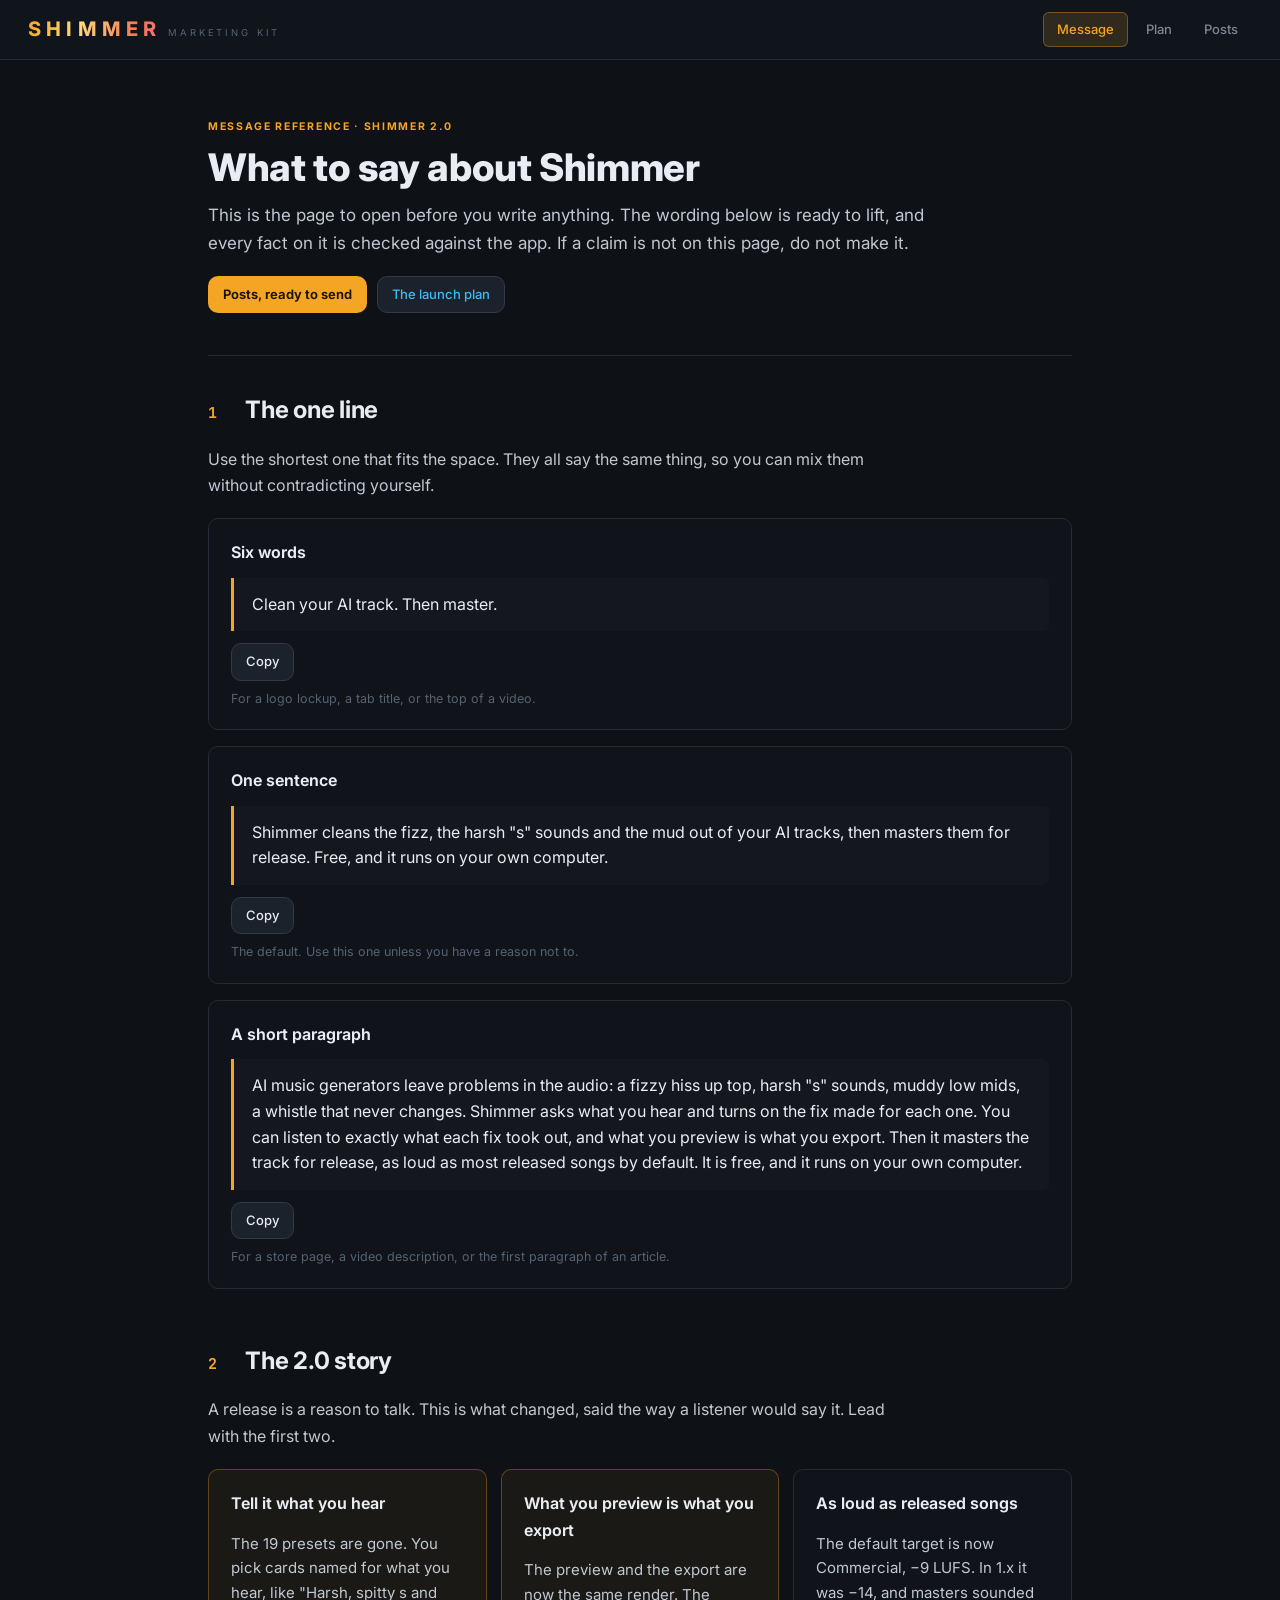
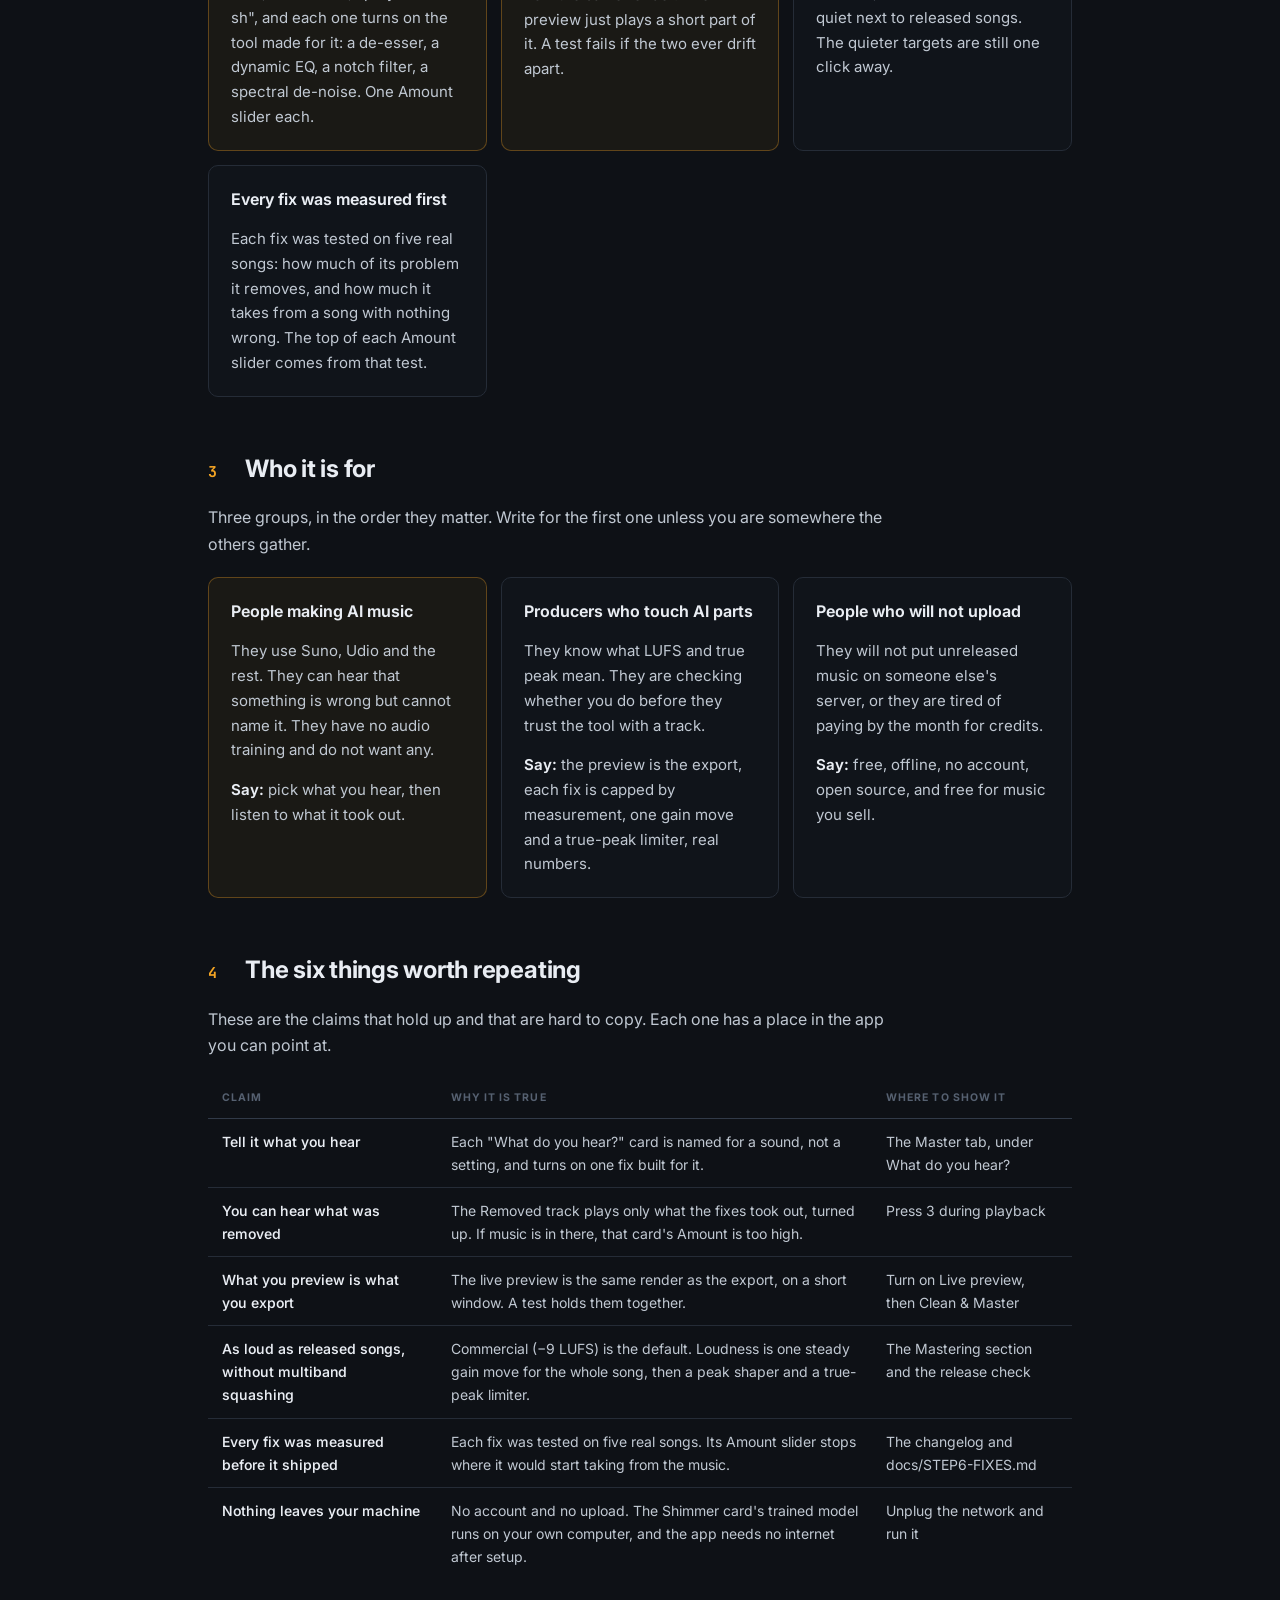
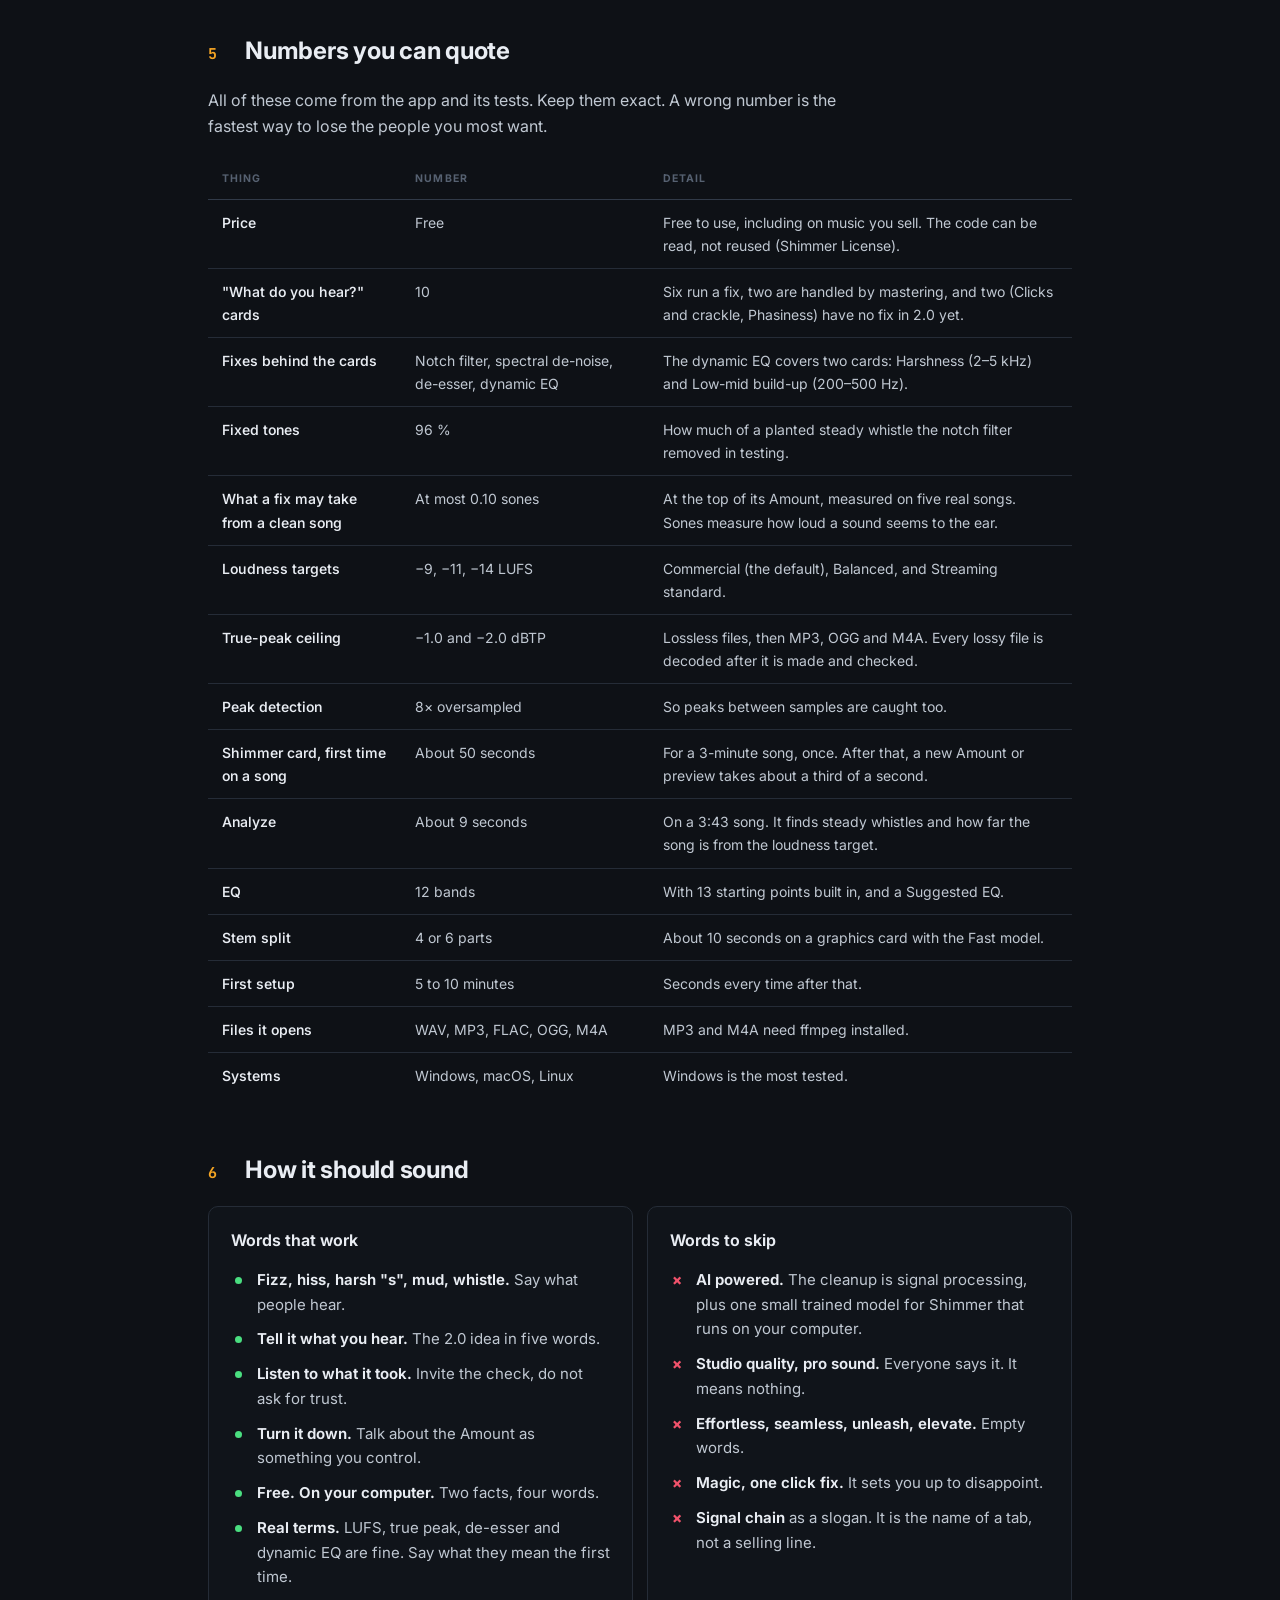
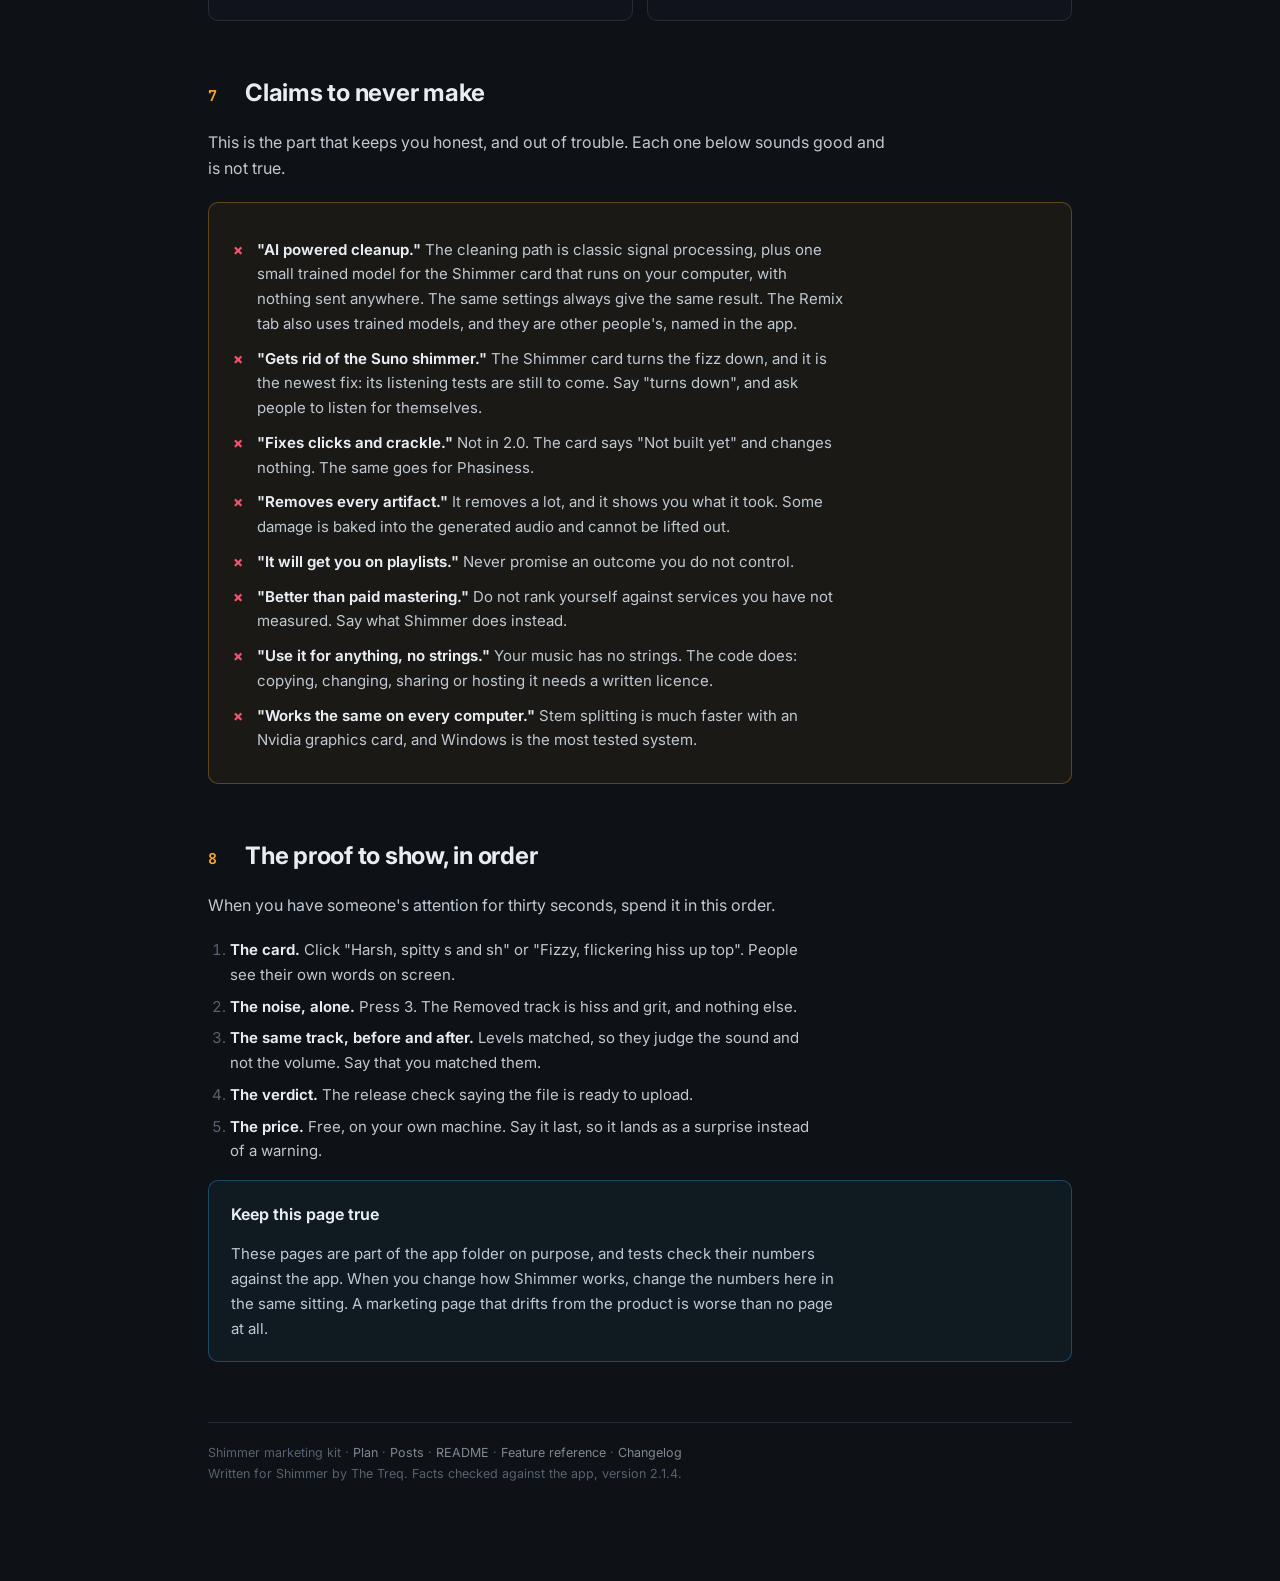
<file: static/marketing/index.html>
<!DOCTYPE html>
<html lang="en">
<head>
<meta charset="UTF-8">
<meta name="viewport" content="width=device-width, initial-scale=1.0">
<title>Shimmer message reference</title>
<link rel="preconnect" href="https://fonts.googleapis.com">
<link rel="preconnect" href="https://fonts.gstatic.com" crossorigin>
<link rel="stylesheet"
    href="https://fonts.googleapis.com/css2?family=Audiowide&family=Inter:wght@300;400;500;600;700;800&family=JetBrains+Mono:wght@400;500&display=swap">
<link rel="stylesheet" href="../css/tokens.css">
<link rel="stylesheet" href="marketing.css">
</head>
<body>

<header class="mk-bar">
    <a class="mk-brand" href="index.html">
        <span class="aurora-wm">Shimmer</span>
        <small>marketing kit</small>
    </a>
    <nav class="mk-nav">
        <a href="index.html" class="here">Message</a>
        <a href="plan.html">Plan</a>
        <a href="posts.html">Posts</a>
    </nav>
</header>

<main class="mk-page">

<div class="mk-hero">
    <div class="mk-kicker">Message reference · Shimmer 2.0</div>
    <h1>What to say about Shimmer</h1>
    <p>This is the page to open before you write anything. The wording below is
       ready to lift, and every fact on it is checked against the app. If a claim
       is not on this page, do not make it.</p>
    <div class="mk-actions">
        <a class="mk-btn primary" href="posts.html">Posts, ready to send</a>
        <a class="mk-btn" href="plan.html">The launch plan</a>
    </div>
</div>

<h2><span class="mk-num">1</span>The one line</h2>
<p class="mk-lede">Use the shortest one that fits the space. They all say the same
   thing, so you can mix them without contradicting yourself.</p>

<div class="mk-card">
    <h3>Six words</h3>
    <div class="mk-copy-block" id="line-6">Clean your AI track. Then master.</div>
    <button type="button" class="mk-btn" data-copy-target="line-6">Copy</button>
    <p class="mk-source">For a logo lockup, a tab title, or the top of a video.</p>
</div>

<div class="mk-card">
    <h3>One sentence</h3>
    <div class="mk-copy-block" id="line-1">Shimmer cleans the fizz, the harsh "s" sounds and the mud out of your AI tracks, then masters them for release. Free, and it runs on your own computer.</div>
    <button type="button" class="mk-btn" data-copy-target="line-1">Copy</button>
    <p class="mk-source">The default. Use this one unless you have a reason not to.</p>
</div>

<div class="mk-card">
    <h3>A short paragraph</h3>
    <div class="mk-copy-block" id="line-2">AI music generators leave problems in the audio: a fizzy hiss up top, harsh "s" sounds, muddy low mids, a whistle that never changes. Shimmer asks what you hear and turns on the fix made for each one. You can listen to exactly what each fix took out, and what you preview is what you export. Then it masters the track for release, as loud as most released songs by default. It is free, and it runs on your own computer.</div>
    <button type="button" class="mk-btn" data-copy-target="line-2">Copy</button>
    <p class="mk-source">For a store page, a video description, or the first
       paragraph of an article.</p>
</div>

<h2><span class="mk-num">2</span>The 2.0 story</h2>
<p class="mk-lede">A release is a reason to talk. This is what changed, said the way
   a listener would say it. Lead with the first two.</p>

<div class="mk-grid">
    <div class="mk-card accent">
        <h3>Tell it what you hear</h3>
        <p style="margin-bottom:0">The 19 presets are gone. You pick cards named for
           what you hear, like "Harsh, spitty s and sh", and each one turns on the
           tool made for it: a de-esser, a dynamic EQ, a notch filter, a spectral
           de-noise. One Amount slider each.</p>
    </div>
    <div class="mk-card accent">
        <h3>What you preview is what you export</h3>
        <p style="margin-bottom:0">The preview and the export are now the same
           render. The preview just plays a short part of it. A test fails if the
           two ever drift apart.</p>
    </div>
    <div class="mk-card">
        <h3>As loud as released songs</h3>
        <p style="margin-bottom:0">The default target is now Commercial, −9 LUFS.
           In 1.x it was −14, and masters sounded quiet next to released songs.
           The quieter targets are still one click away.</p>
    </div>
    <div class="mk-card">
        <h3>Every fix was measured first</h3>
        <p style="margin-bottom:0">Each fix was tested on five real songs: how much
           of its problem it removes, and how much it takes from a song with
           nothing wrong. The top of each Amount slider comes from that test.</p>
    </div>
</div>

<h2><span class="mk-num">3</span>Who it is for</h2>
<p class="mk-lede">Three groups, in the order they matter. Write for the first one
   unless you are somewhere the others gather.</p>

<div class="mk-grid">
    <div class="mk-card accent">
        <h3>People making AI music</h3>
        <p>They use Suno, Udio and the rest. They can hear that something is wrong
           but cannot name it. They have no audio training and do not want any.</p>
        <p style="margin-bottom:0"><b>Say:</b> pick what you hear, then listen to
           what it took out.</p>
    </div>
    <div class="mk-card">
        <h3>Producers who touch AI parts</h3>
        <p>They know what LUFS and true peak mean. They are checking whether you do
           before they trust the tool with a track.</p>
        <p style="margin-bottom:0"><b>Say:</b> the preview is the export, each fix
           is capped by measurement, one gain move and a true-peak limiter, real
           numbers.</p>
    </div>
    <div class="mk-card">
        <h3>People who will not upload</h3>
        <p>They will not put unreleased music on someone else's server, or they are
           tired of paying by the month for credits.</p>
        <p style="margin-bottom:0"><b>Say:</b> free, offline, no account, open
           source, and free for music you sell.</p>
    </div>
</div>

<h2><span class="mk-num">4</span>The six things worth repeating</h2>
<p class="mk-lede">These are the claims that hold up and that are hard to copy. Each
   one has a place in the app you can point at.</p>

<div class="mk-table-wrap">
<table>
    <thead>
        <tr><th>Claim</th><th>Why it is true</th><th>Where to show it</th></tr>
    </thead>
    <tbody>
        <tr>
            <td>Tell it what you hear</td>
            <td>Each "What do you hear?" card is named for a sound, not a setting,
                and turns on one fix built for it.</td>
            <td>The Master tab, under What do you hear?</td>
        </tr>
        <tr>
            <td>You can hear what was removed</td>
            <td>The Removed track plays only what the fixes took out, turned up. If
                music is in there, that card's Amount is too high.</td>
            <td>Press 3 during playback</td>
        </tr>
        <tr>
            <td>What you preview is what you export</td>
            <td>The live preview is the same render as the export, on a short
                window. A test holds them together.</td>
            <td>Turn on Live preview, then Clean &amp; Master</td>
        </tr>
        <tr>
            <td>As loud as released songs, without multiband squashing</td>
            <td>Commercial (−9 LUFS) is the default. Loudness is one steady gain move
                for the whole song, then a peak shaper and a true-peak limiter.</td>
            <td>The Mastering section and the release check</td>
        </tr>
        <tr>
            <td>Every fix was measured before it shipped</td>
            <td>Each fix was tested on five real songs. Its Amount slider stops
                where it would start taking from the music.</td>
            <td>The changelog and docs/STEP6-FIXES.md</td>
        </tr>
        <tr>
            <td>Nothing leaves your machine</td>
            <td>No account and no upload. The Shimmer card's trained model runs on
                your own computer, and the app needs no internet after setup.</td>
            <td>Unplug the network and run it</td>
        </tr>
    </tbody>
</table>
</div>

<h2><span class="mk-num">5</span>Numbers you can quote</h2>
<p class="mk-lede">All of these come from the app and its tests. Keep them exact.
   A wrong number is the fastest way to lose the people you most want.</p>

<div class="mk-table-wrap">
<table>
    <thead>
        <tr><th>Thing</th><th>Number</th><th>Detail</th></tr>
    </thead>
    <tbody>
        <tr><td>Price</td><td>Free</td><td>Free to use, including on music you sell. The code can be read, not reused (Shimmer License).</td></tr>
        <tr><td>"What do you hear?" cards</td><td>10</td><td>Six run a fix, two are handled by mastering, and two (Clicks and crackle, Phasiness) have no fix in 2.0 yet.</td></tr>
        <tr><td>Fixes behind the cards</td><td>Notch filter, spectral de-noise, de-esser, dynamic EQ</td><td>The dynamic EQ covers two cards: Harshness (2–5 kHz) and Low-mid build-up (200–500 Hz).</td></tr>
        <tr><td>Fixed tones</td><td>96 %</td><td>How much of a planted steady whistle the notch filter removed in testing.</td></tr>
        <tr><td>What a fix may take from a clean song</td><td>At most 0.10 sones</td><td>At the top of its Amount, measured on five real songs. Sones measure how loud a sound seems to the ear.</td></tr>
        <tr><td>Loudness targets</td><td>−9, −11, −14 LUFS</td><td>Commercial (the default), Balanced, and Streaming standard.</td></tr>
        <tr><td>True-peak ceiling</td><td>−1.0 and −2.0 dBTP</td><td>Lossless files, then MP3, OGG and M4A. Every lossy file is decoded after it is made and checked.</td></tr>
        <tr><td>Peak detection</td><td>8× oversampled</td><td>So peaks between samples are caught too.</td></tr>
        <tr><td>Shimmer card, first time on a song</td><td>About 50 seconds</td><td>For a 3-minute song, once. After that, a new Amount or preview takes about a third of a second.</td></tr>
        <tr><td>Analyze</td><td>About 9 seconds</td><td>On a 3:43 song. It finds steady whistles and how far the song is from the loudness target.</td></tr>
        <tr><td>EQ</td><td>12 bands</td><td>With 13 starting points built in, and a Suggested EQ.</td></tr>
        <tr><td>Stem split</td><td>4 or 6 parts</td><td>About 10 seconds on a graphics card with the Fast model.</td></tr>
        <tr><td>First setup</td><td>5 to 10 minutes</td><td>Seconds every time after that.</td></tr>
        <tr><td>Files it opens</td><td>WAV, MP3, FLAC, OGG, M4A</td><td>MP3 and M4A need ffmpeg installed.</td></tr>
        <tr><td>Systems</td><td>Windows, macOS, Linux</td><td>Windows is the most tested.</td></tr>
    </tbody>
</table>
</div>

<h2><span class="mk-num">6</span>How it should sound</h2>

<div class="mk-grid">
    <div class="mk-card">
        <h3>Words that work</h3>
        <ul class="mk-plain mk-yes">
            <li><b>Fizz, hiss, harsh "s", mud, whistle.</b> Say what people hear.</li>
            <li><b>Tell it what you hear.</b> The 2.0 idea in five words.</li>
            <li><b>Listen to what it took.</b> Invite the check, do not ask for trust.</li>
            <li><b>Turn it down.</b> Talk about the Amount as something you control.</li>
            <li><b>Free. On your computer.</b> Two facts, four words.</li>
            <li><b>Real terms.</b> LUFS, true peak, de-esser and dynamic EQ are fine.
                Say what they mean the first time.</li>
        </ul>
    </div>
    <div class="mk-card">
        <h3>Words to skip</h3>
        <ul class="mk-plain mk-no">
            <li><b>AI powered.</b> The cleanup is signal processing, plus one small
                trained model for Shimmer that runs on your computer.</li>
            <li><b>Studio quality, pro sound.</b> Everyone says it. It means nothing.</li>
            <li><b>Effortless, seamless, unleash, elevate.</b> Empty words.</li>
            <li><b>Magic, one click fix.</b> It sets you up to disappoint.</li>
            <li><b>Signal chain</b> as a slogan. It is the name of a tab, not a
                selling line.</li>
        </ul>
    </div>
</div>

<h2><span class="mk-num">7</span>Claims to never make</h2>
<p class="mk-lede">This is the part that keeps you honest, and out of trouble. Each
   one below sounds good and is not true.</p>

<div class="mk-card accent">
    <ul class="mk-plain mk-no">
        <li><b>"AI powered cleanup."</b> The cleaning path is classic signal
            processing, plus one small trained model for the Shimmer card that
            runs on your computer, with nothing sent anywhere. The same settings
            always give the same result. The Remix tab also uses trained models,
            and they are other people's, named in the app.</li>
        <li><b>"Gets rid of the Suno shimmer."</b> The Shimmer card turns the fizz
            down, and it is the newest fix: its listening tests are still to come.
            Say "turns down", and ask people to listen for themselves.</li>
        <li><b>"Fixes clicks and crackle."</b> Not in 2.0. The card says "Not built
            yet" and changes nothing. The same goes for Phasiness.</li>
        <li><b>"Removes every artifact."</b> It removes a lot, and it shows you what
            it took. Some damage is baked into the generated audio and cannot be
            lifted out.</li>
        <li><b>"It will get you on playlists."</b> Never promise an outcome you do
            not control.</li>
        <li><b>"Better than paid mastering."</b> Do not rank yourself against
            services you have not measured. Say what Shimmer does instead.</li>
        <li><b>"Use it for anything, no strings."</b> Your music has no strings. The
            code does: copying, changing, sharing or hosting it needs a written
            licence.</li>
        <li><b>"Works the same on every computer."</b> Stem splitting is much faster
            with an Nvidia graphics card, and Windows is the most tested system.</li>
    </ul>
</div>

<h2><span class="mk-num">8</span>The proof to show, in order</h2>
<p class="mk-lede">When you have someone's attention for thirty seconds, spend it
   in this order.</p>
<ol>
    <li><b>The card.</b> Click "Harsh, spitty s and sh" or "Fizzy, flickering hiss
        up top". People see their own words on screen.</li>
    <li><b>The noise, alone.</b> Press 3. The Removed track is hiss and grit, and
        nothing else.</li>
    <li><b>The same track, before and after.</b> Levels matched, so they judge the
        sound and not the volume. Say that you matched them.</li>
    <li><b>The verdict.</b> The release check saying the file is ready to upload.</li>
    <li><b>The price.</b> Free, on your own machine. Say it last, so it lands as a
        surprise instead of a warning.</li>
</ol>

<div class="mk-card cyan">
    <h3>Keep this page true</h3>
    <p style="margin-bottom:0">These pages are part of the app folder on purpose, and
       tests check their numbers against the app. When you change how Shimmer works,
       change the numbers here in the same sitting. A marketing page that drifts
       from the product is worse than no page at all.</p>
</div>

<div class="mk-foot">
    Shimmer marketing kit ·
    <a href="plan.html">Plan</a> ·
    <a href="posts.html">Posts</a> ·
    <a href="../../README.md">README</a> ·
    <a href="../../docs/FEATURES.md">Feature reference</a> ·
    <a href="../../CHANGELOG.md">Changelog</a><br>
    Written for Shimmer by The Treq. Facts checked against the app, version 2.1.4.
</div>

</main>
<script src="marketing.js"></script>
</body>
</html>
</file>
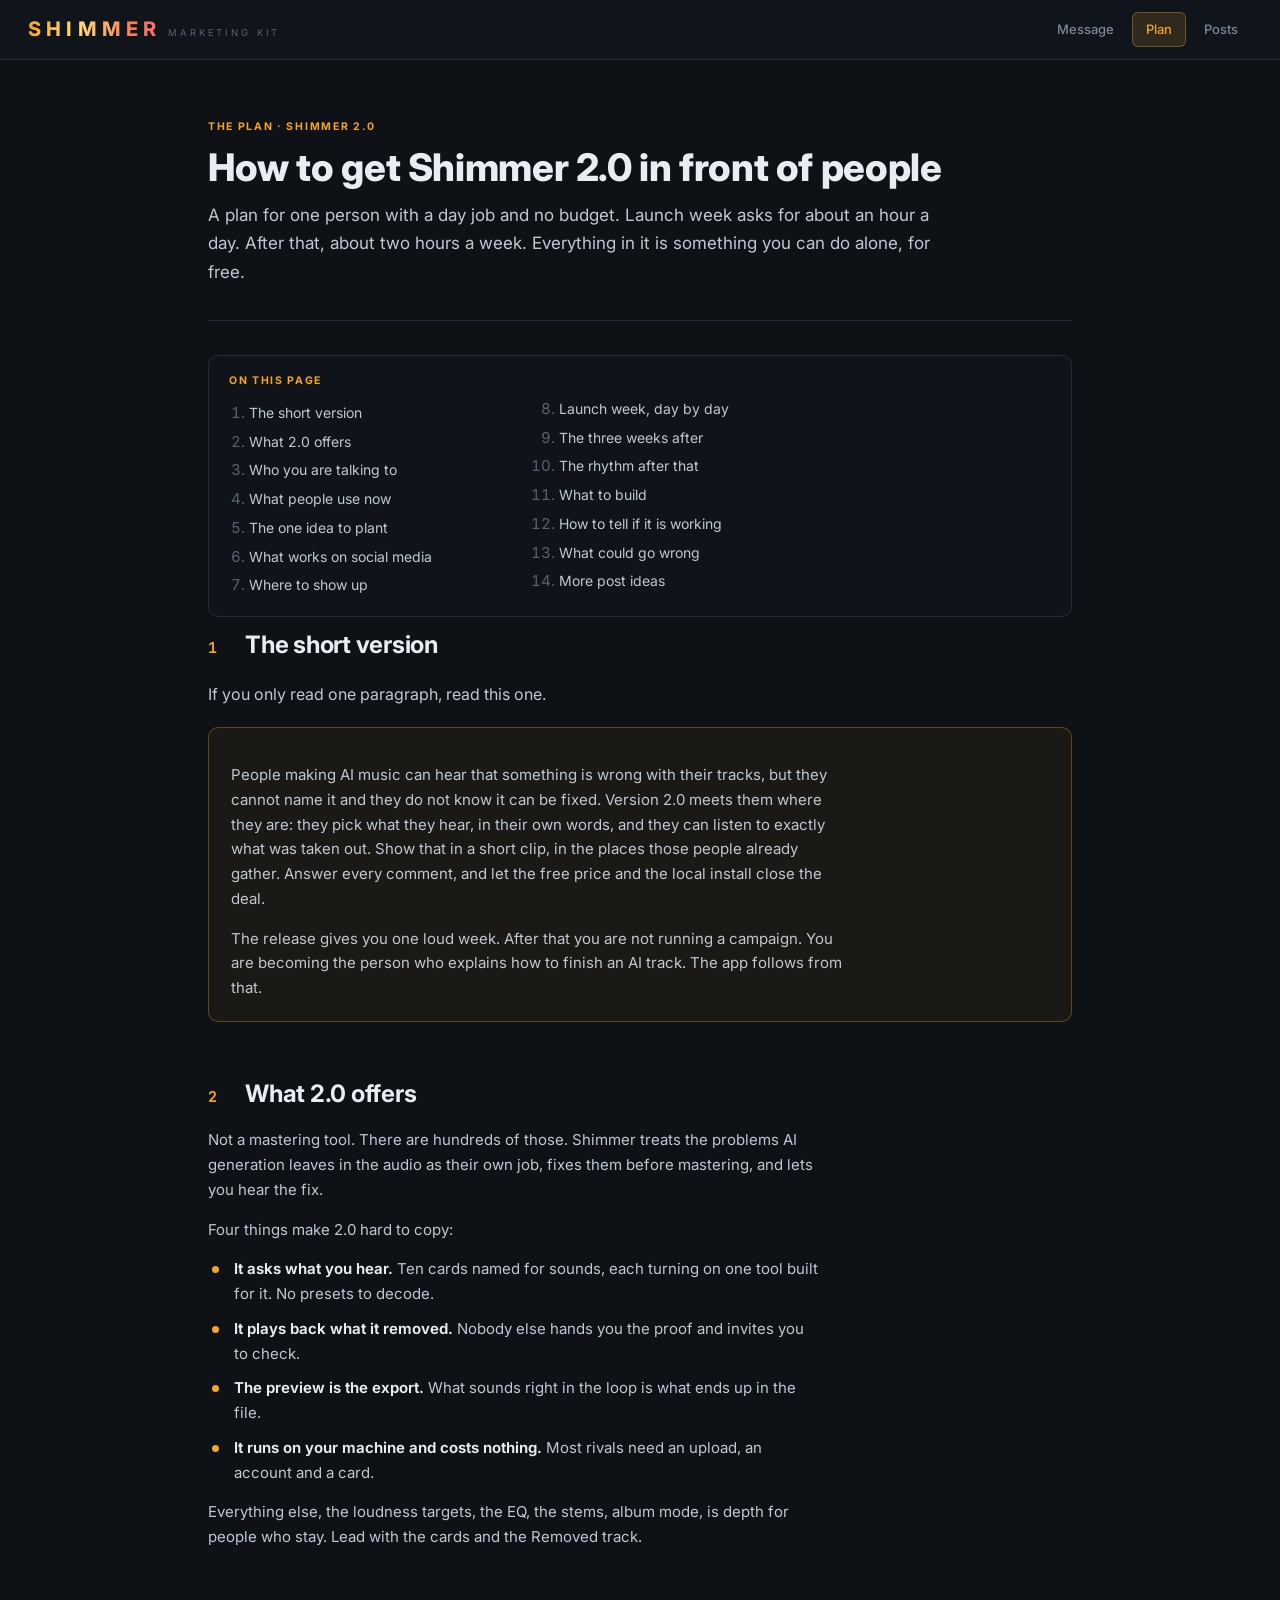
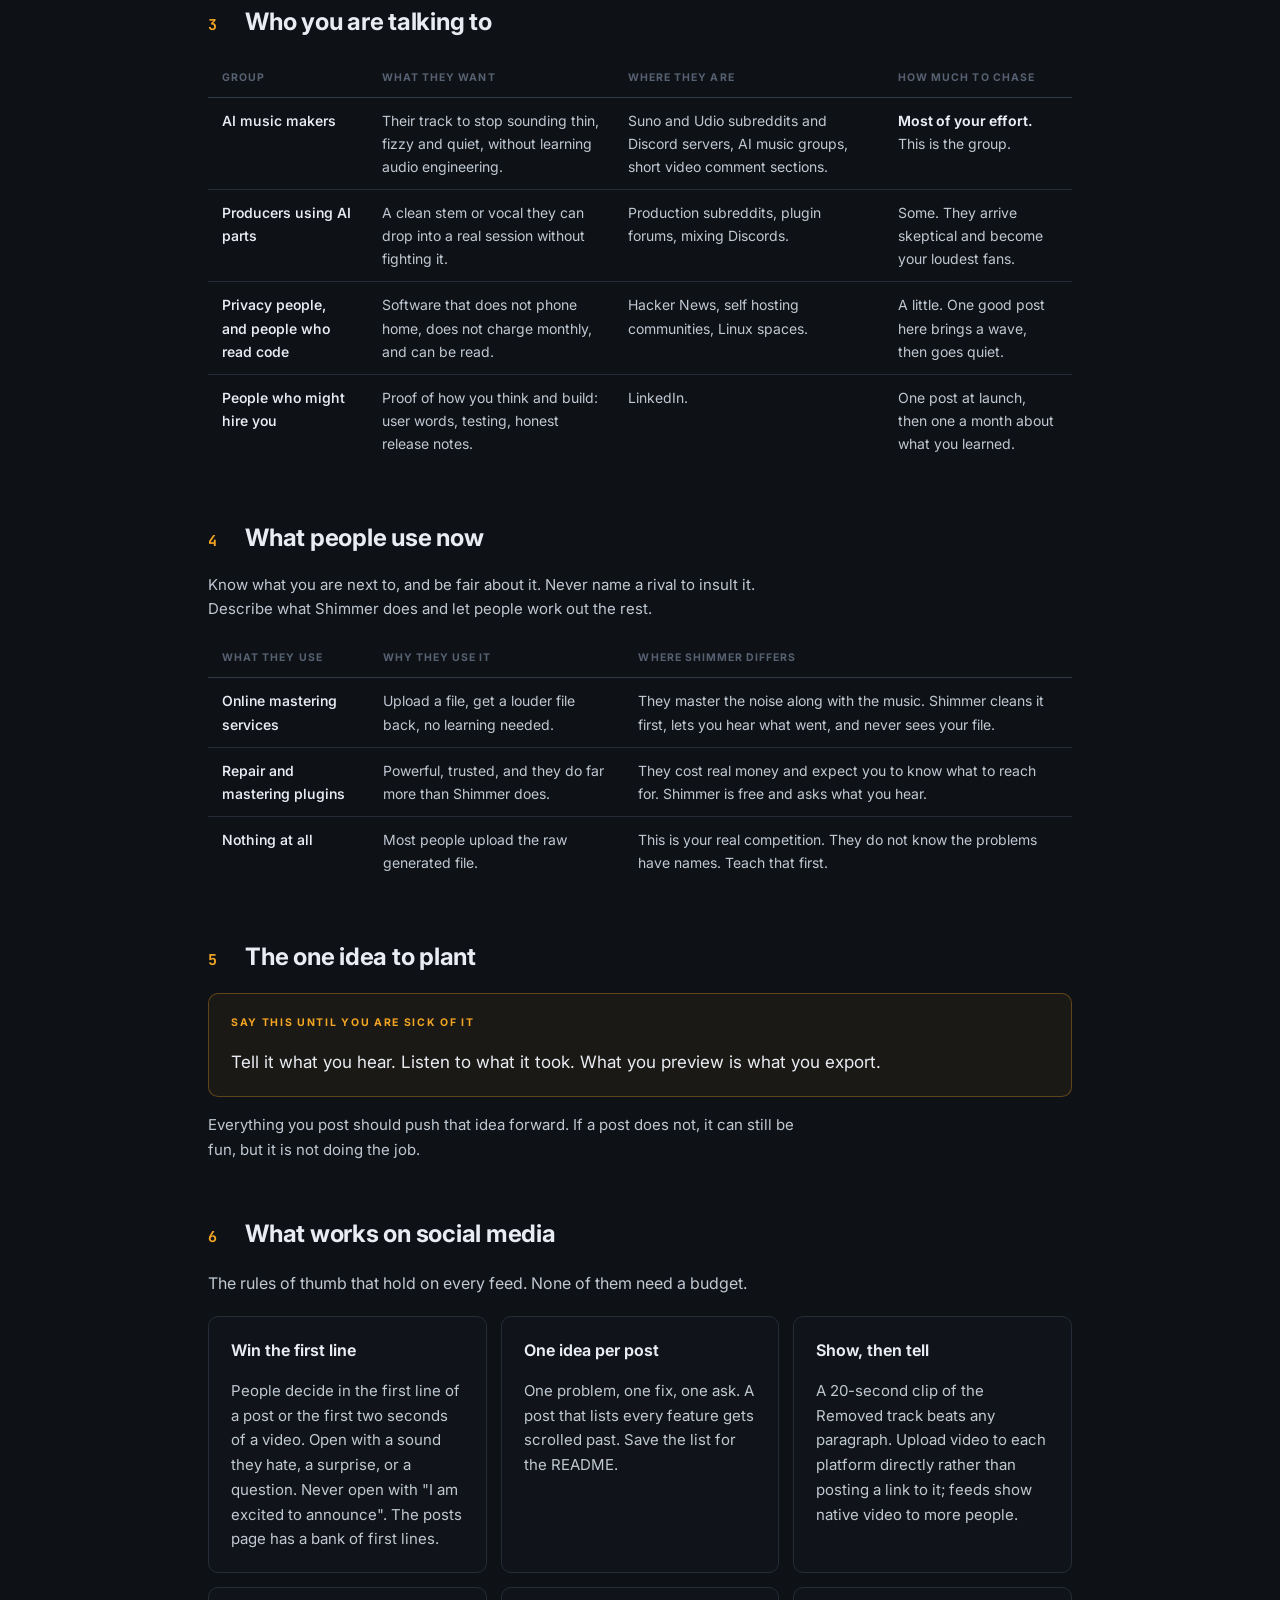
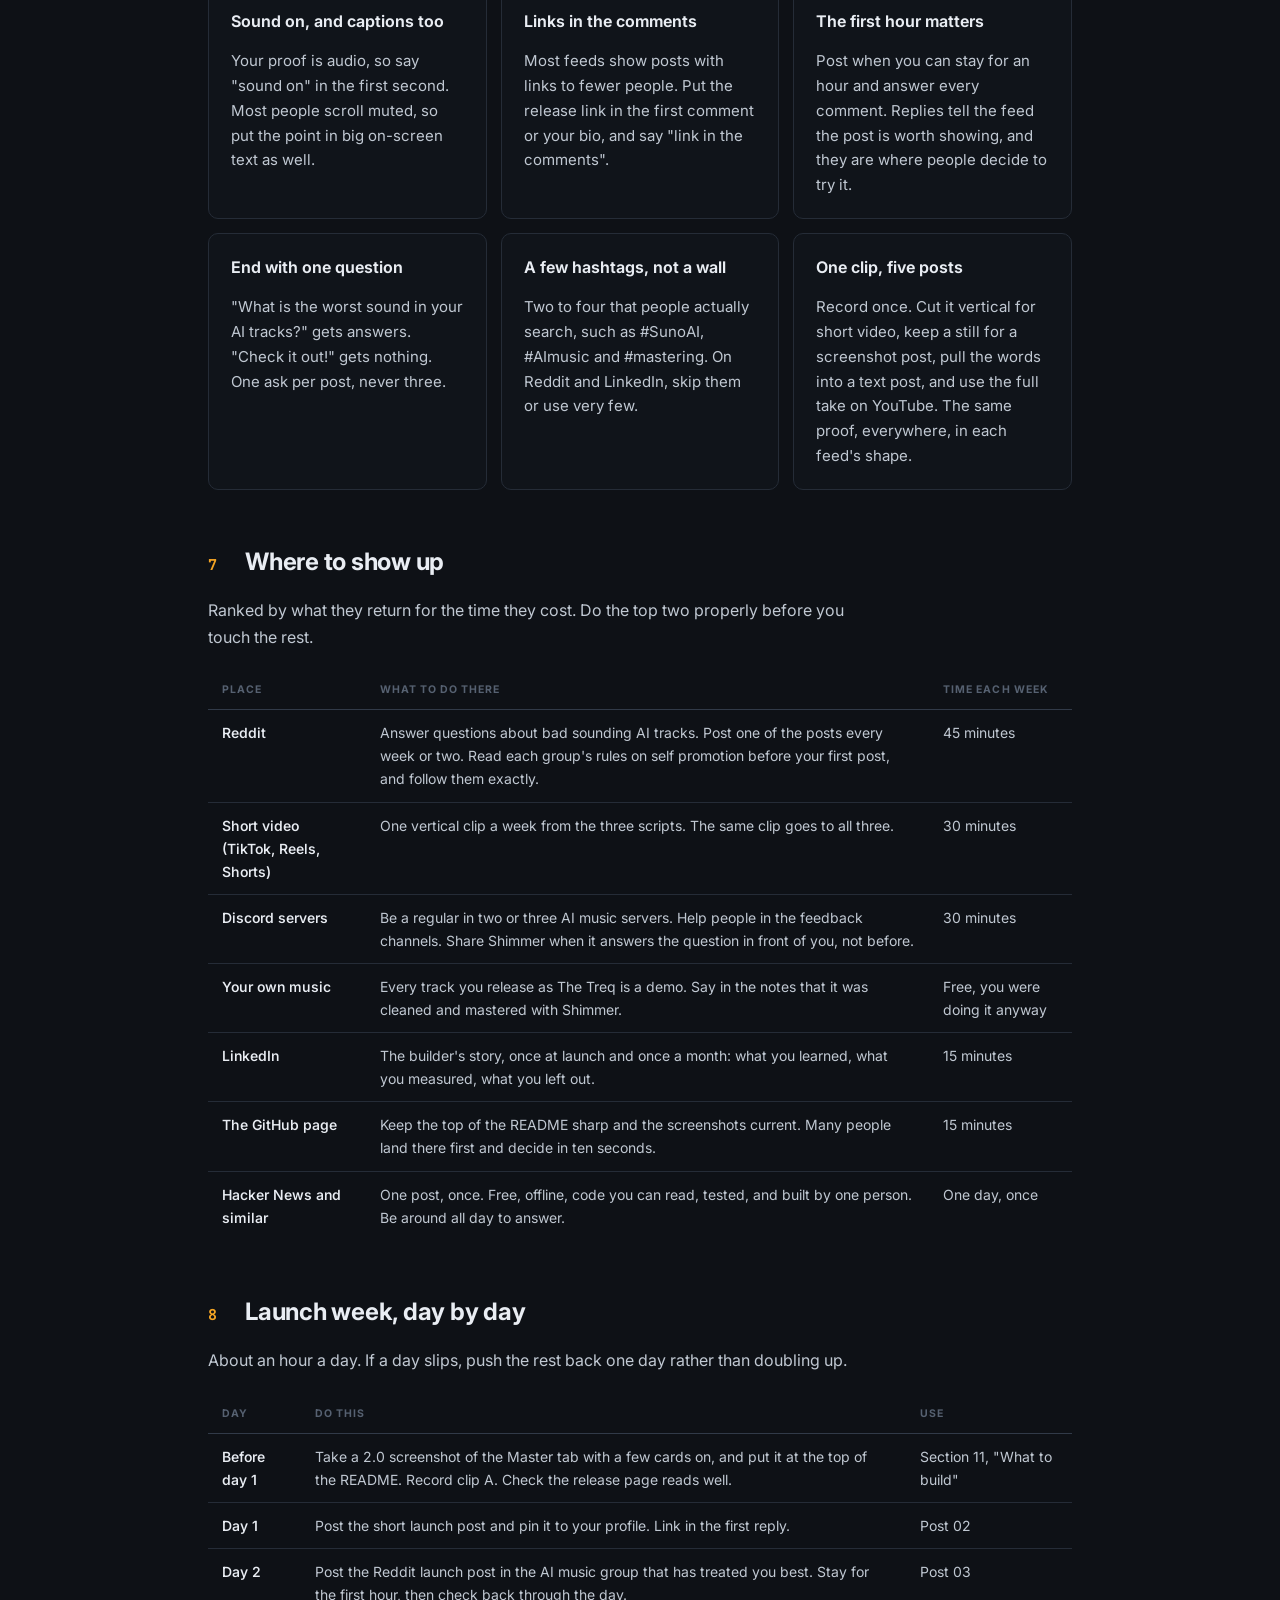
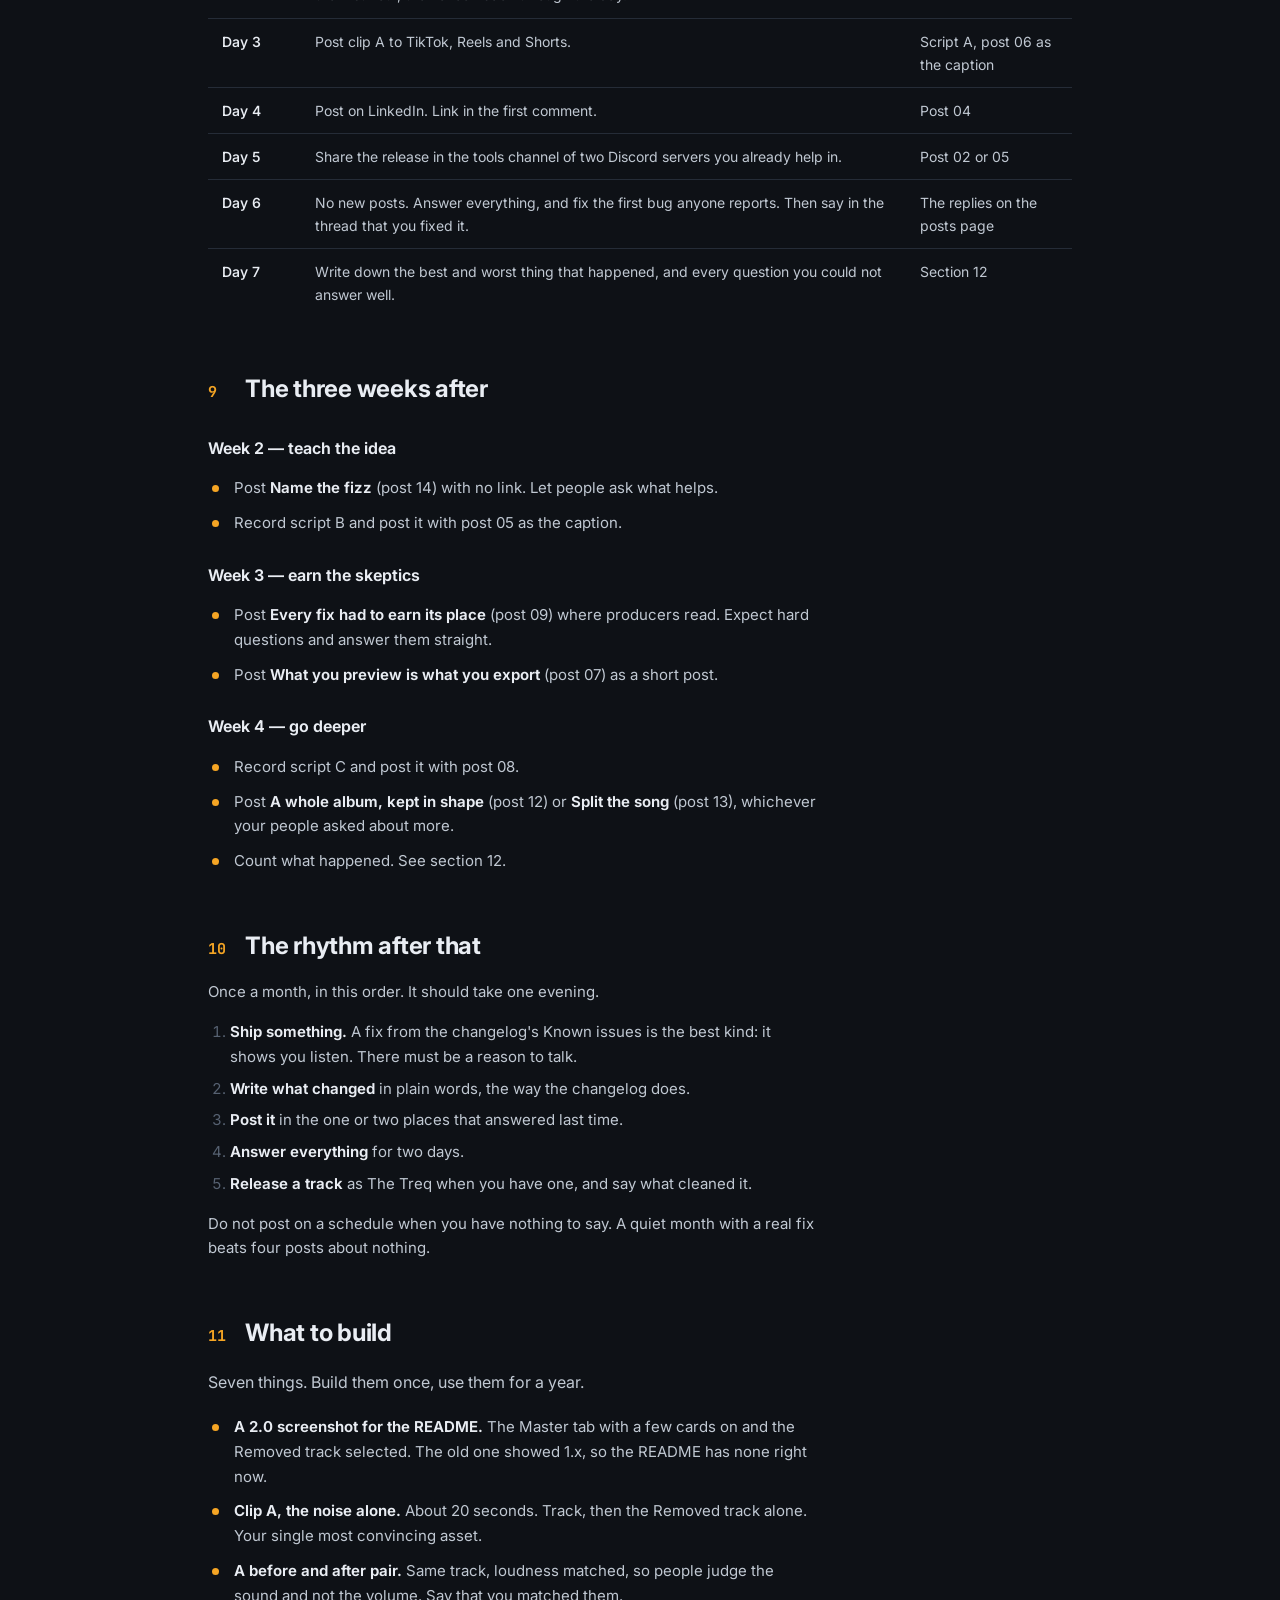
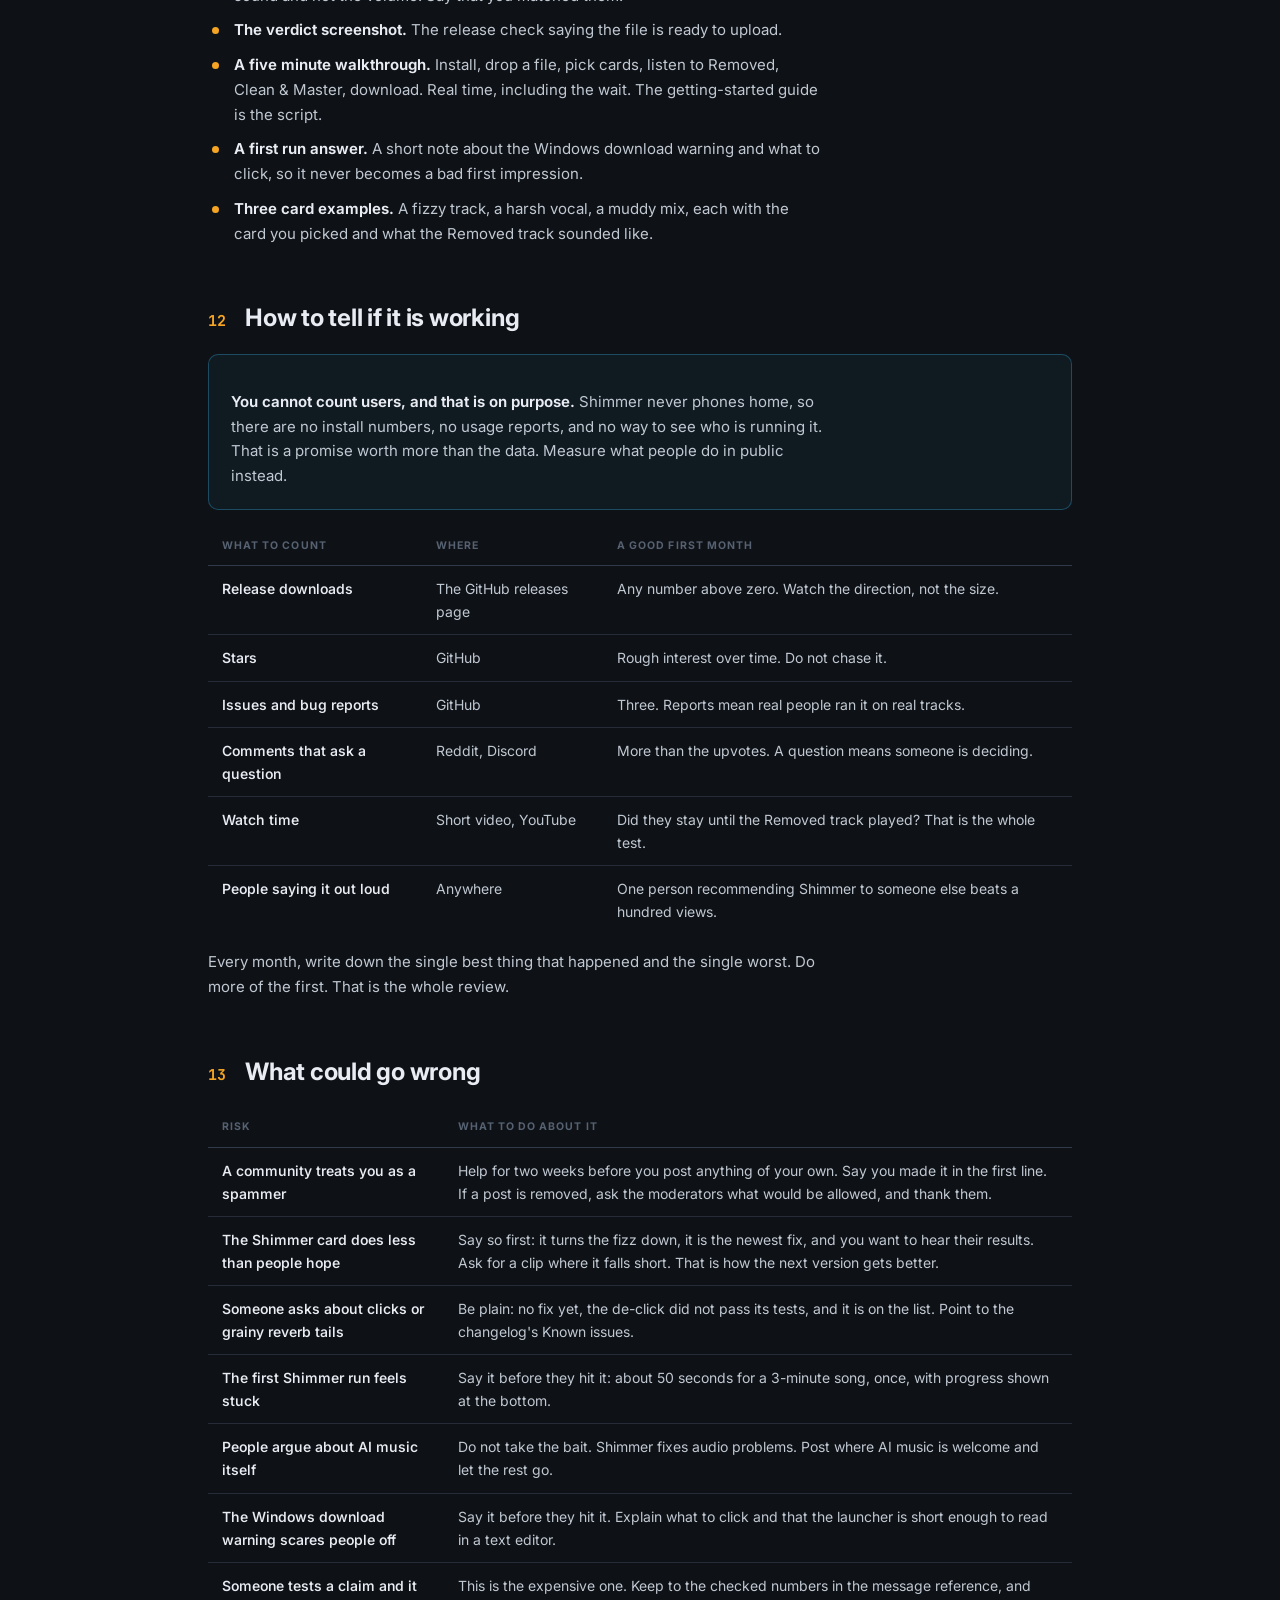
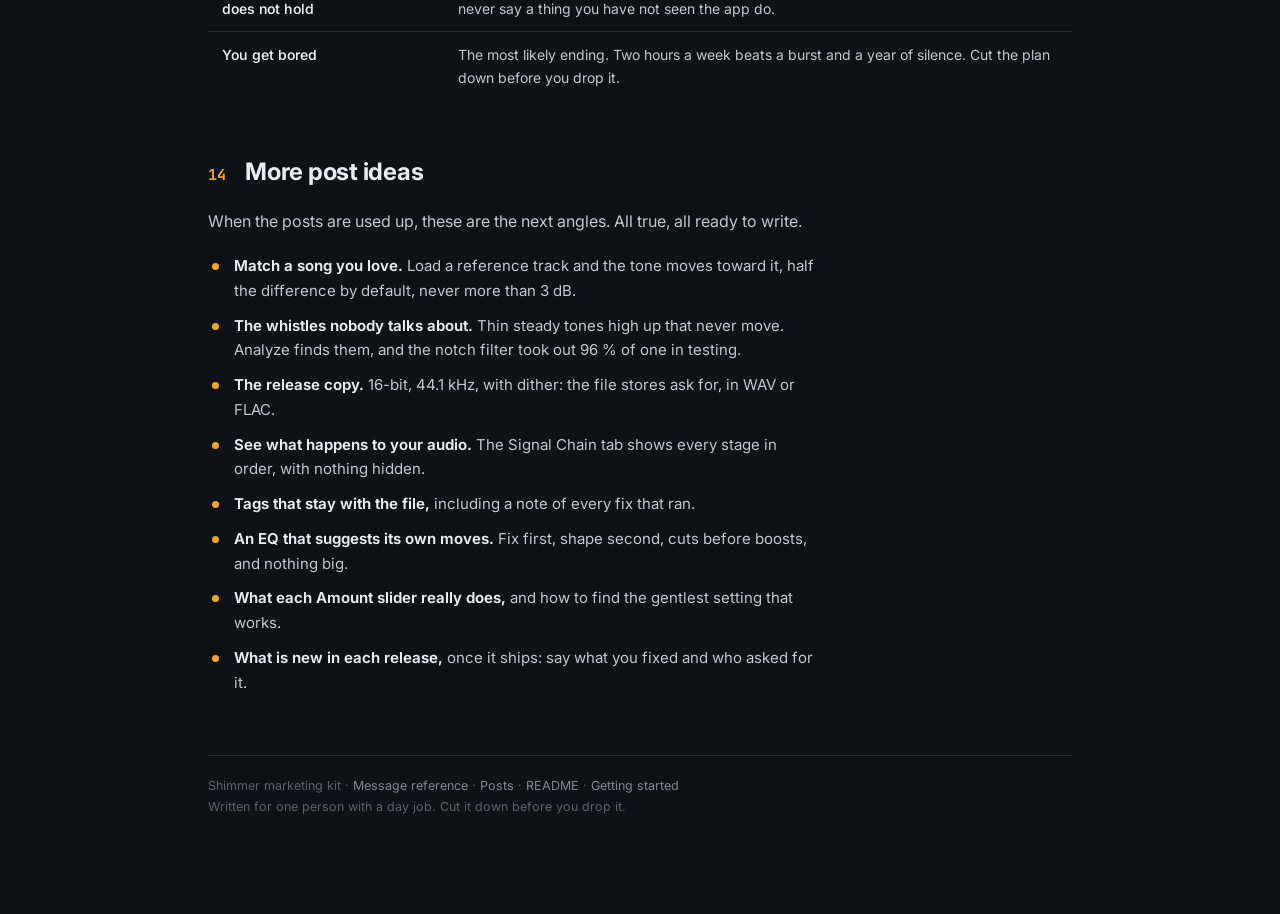
<file: static/marketing/plan.html>
<!DOCTYPE html>
<html lang="en">
<head>
<meta charset="UTF-8">
<meta name="viewport" content="width=device-width, initial-scale=1.0">
<title>Shimmer marketing plan</title>
<link rel="preconnect" href="https://fonts.googleapis.com">
<link rel="preconnect" href="https://fonts.gstatic.com" crossorigin>
<link rel="stylesheet"
    href="https://fonts.googleapis.com/css2?family=Audiowide&family=Inter:wght@300;400;500;600;700;800&family=JetBrains+Mono:wght@400;500&display=swap">
<link rel="stylesheet" href="../css/tokens.css">
<link rel="stylesheet" href="marketing.css">
</head>
<body>

<header class="mk-bar">
    <a class="mk-brand" href="index.html">
        <span class="aurora-wm">Shimmer</span>
        <small>marketing kit</small>
    </a>
    <nav class="mk-nav">
        <a href="index.html">Message</a>
        <a href="plan.html" class="here">Plan</a>
        <a href="posts.html">Posts</a>
    </nav>
</header>

<main class="mk-page">

<div class="mk-hero">
    <div class="mk-kicker">The plan · Shimmer 2.0</div>
    <h1>How to get Shimmer 2.0 in front of people</h1>
    <p>A plan for one person with a day job and no budget. Launch week asks for about
       an hour a day. After that, about two hours a week. Everything in it is
       something you can do alone, for free.</p>
</div>

<div class="mk-toc">
    <div class="mk-kicker">On this page</div>
    <ol>
        <li><a href="#short">The short version</a></li>
        <li><a href="#product">What 2.0 offers</a></li>
        <li><a href="#people">Who you are talking to</a></li>
        <li><a href="#field">What people use now</a></li>
        <li><a href="#idea">The one idea to plant</a></li>
        <li><a href="#social">What works on social media</a></li>
        <li><a href="#where">Where to show up</a></li>
        <li><a href="#launch">Launch week, day by day</a></li>
        <li><a href="#after">The three weeks after</a></li>
        <li><a href="#rhythm">The rhythm after that</a></li>
        <li><a href="#assets">What to build</a></li>
        <li><a href="#measure">How to tell if it is working</a></li>
        <li><a href="#risks">What could go wrong</a></li>
        <li><a href="#more">More post ideas</a></li>
    </ol>
</div>

<h2 id="short"><span class="mk-num">1</span>The short version</h2>
<p class="mk-lede">If you only read one paragraph, read this one.</p>
<div class="mk-card accent">
    <p>People making AI music can hear that something is wrong with their tracks,
       but they cannot name it and they do not know it can be fixed. Version 2.0
       meets them where they are: they pick what they hear, in their own words, and
       they can listen to exactly what was taken out. Show that in a short clip, in
       the places those people already gather. Answer every comment, and let the
       free price and the local install close the deal.</p>
    <p style="margin-bottom:0">The release gives you one loud week. After that you
       are not running a campaign. You are becoming the person who explains how to
       finish an AI track. The app follows from that.</p>
</div>

<h2 id="product"><span class="mk-num">2</span>What 2.0 offers</h2>
<p>Not a mastering tool. There are hundreds of those. Shimmer treats the problems AI
   generation leaves in the audio as their own job, fixes them before mastering, and
   lets you hear the fix.</p>
<p>Four things make 2.0 hard to copy:</p>
<ul class="mk-plain">
    <li><b>It asks what you hear.</b> Ten cards named for sounds, each turning on one
        tool built for it. No presets to decode.</li>
    <li><b>It plays back what it removed.</b> Nobody else hands you the proof and
        invites you to check.</li>
    <li><b>The preview is the export.</b> What sounds right in the loop is what ends
        up in the file.</li>
    <li><b>It runs on your machine and costs nothing.</b> Most rivals need an upload,
        an account and a card.</li>
</ul>
<p>Everything else, the loudness targets, the EQ, the stems, album mode, is depth
   for people who stay. Lead with the cards and the Removed track.</p>

<h2 id="people"><span class="mk-num">3</span>Who you are talking to</h2>

<div class="mk-table-wrap">
<table>
    <thead>
        <tr><th>Group</th><th>What they want</th><th>Where they are</th><th>How much to chase</th></tr>
    </thead>
    <tbody>
        <tr>
            <td>AI music makers</td>
            <td>Their track to stop sounding thin, fizzy and quiet, without learning
                audio engineering.</td>
            <td>Suno and Udio subreddits and Discord servers, AI music groups,
                short video comment sections.</td>
            <td><b>Most of your effort.</b> This is the group.</td>
        </tr>
        <tr>
            <td>Producers using AI parts</td>
            <td>A clean stem or vocal they can drop into a real session without
                fighting it.</td>
            <td>Production subreddits, plugin forums, mixing Discords.</td>
            <td>Some. They arrive skeptical and become your loudest fans.</td>
        </tr>
        <tr>
            <td>Privacy people, and people who read code</td>
            <td>Software that does not phone home, does not charge monthly, and
                can be read.</td>
            <td>Hacker News, self hosting communities, Linux spaces.</td>
            <td>A little. One good post here brings a wave, then goes quiet.</td>
        </tr>
        <tr>
            <td>People who might hire you</td>
            <td>Proof of how you think and build: user words, testing, honest
                release notes.</td>
            <td>LinkedIn.</td>
            <td>One post at launch, then one a month about what you learned.</td>
        </tr>
    </tbody>
</table>
</div>

<h2 id="field"><span class="mk-num">4</span>What people use now</h2>
<p>Know what you are next to, and be fair about it. Never name a rival to insult it.
   Describe what Shimmer does and let people work out the rest.</p>

<div class="mk-table-wrap">
<table>
    <thead>
        <tr><th>What they use</th><th>Why they use it</th><th>Where Shimmer differs</th></tr>
    </thead>
    <tbody>
        <tr>
            <td>Online mastering services</td>
            <td>Upload a file, get a louder file back, no learning needed.</td>
            <td>They master the noise along with the music. Shimmer cleans it first,
                lets you hear what went, and never sees your file.</td>
        </tr>
        <tr>
            <td>Repair and mastering plugins</td>
            <td>Powerful, trusted, and they do far more than Shimmer does.</td>
            <td>They cost real money and expect you to know what to reach for.
                Shimmer is free and asks what you hear.</td>
        </tr>
        <tr>
            <td>Nothing at all</td>
            <td>Most people upload the raw generated file.</td>
            <td>This is your real competition. They do not know the problems have
                names. Teach that first.</td>
        </tr>
    </tbody>
</table>
</div>

<h2 id="idea"><span class="mk-num">5</span>The one idea to plant</h2>
<div class="mk-card accent">
    <div class="mk-kicker">Say this until you are sick of it</div>
    <p style="font-size:17px;color:var(--fg-0);margin-bottom:0">Tell it what you hear.
       Listen to what it took. What you preview is what you export.</p>
</div>
<p>Everything you post should push that idea forward. If a post does not, it can
   still be fun, but it is not doing the job.</p>

<h2 id="social"><span class="mk-num">6</span>What works on social media</h2>
<p class="mk-lede">The rules of thumb that hold on every feed. None of them need a
   budget.</p>

<div class="mk-grid">
    <div class="mk-card">
        <h3>Win the first line</h3>
        <p style="margin-bottom:0">People decide in the first line of a post or the
           first two seconds of a video. Open with a sound they hate, a surprise, or a
           question. Never open with "I am excited to announce". The posts page has a
           bank of first lines.</p>
    </div>
    <div class="mk-card">
        <h3>One idea per post</h3>
        <p style="margin-bottom:0">One problem, one fix, one ask. A post that lists
           every feature gets scrolled past. Save the list for the README.</p>
    </div>
    <div class="mk-card">
        <h3>Show, then tell</h3>
        <p style="margin-bottom:0">A 20-second clip of the Removed track beats any
           paragraph. Upload video to each platform directly rather than posting a
           link to it; feeds show native video to more people.</p>
    </div>
    <div class="mk-card">
        <h3>Sound on, and captions too</h3>
        <p style="margin-bottom:0">Your proof is audio, so say "sound on" in the first
           second. Most people scroll muted, so put the point in big on-screen text
           as well.</p>
    </div>
    <div class="mk-card">
        <h3>Links in the comments</h3>
        <p style="margin-bottom:0">Most feeds show posts with links to fewer people.
           Put the release link in the first comment or your bio, and say "link in
           the comments".</p>
    </div>
    <div class="mk-card">
        <h3>The first hour matters</h3>
        <p style="margin-bottom:0">Post when you can stay for an hour and answer every
           comment. Replies tell the feed the post is worth showing, and they are
           where people decide to try it.</p>
    </div>
    <div class="mk-card">
        <h3>End with one question</h3>
        <p style="margin-bottom:0">"What is the worst sound in your AI tracks?" gets
           answers. "Check it out!" gets nothing. One ask per post, never three.</p>
    </div>
    <div class="mk-card">
        <h3>A few hashtags, not a wall</h3>
        <p style="margin-bottom:0">Two to four that people actually search, such as
           #SunoAI, #AImusic and #mastering. On Reddit and LinkedIn, skip them or use
           very few.</p>
    </div>
    <div class="mk-card">
        <h3>One clip, five posts</h3>
        <p style="margin-bottom:0">Record once. Cut it vertical for short video, keep a
           still for a screenshot post, pull the words into a text post, and use the
           full take on YouTube. The same proof, everywhere, in each feed's shape.</p>
    </div>
</div>

<h2 id="where"><span class="mk-num">7</span>Where to show up</h2>
<p class="mk-lede">Ranked by what they return for the time they cost. Do the top two
   properly before you touch the rest.</p>

<div class="mk-table-wrap">
<table>
    <thead>
        <tr><th>Place</th><th>What to do there</th><th>Time each week</th></tr>
    </thead>
    <tbody>
        <tr>
            <td>Reddit</td>
            <td>Answer questions about bad sounding AI tracks. Post one of the posts
                every week or two. Read each group's rules on self promotion before
                your first post, and follow them exactly.</td>
            <td>45 minutes</td>
        </tr>
        <tr>
            <td>Short video (TikTok, Reels, Shorts)</td>
            <td>One vertical clip a week from the three scripts. The same clip goes to
                all three.</td>
            <td>30 minutes</td>
        </tr>
        <tr>
            <td>Discord servers</td>
            <td>Be a regular in two or three AI music servers. Help people in the
                feedback channels. Share Shimmer when it answers the question in front
                of you, not before.</td>
            <td>30 minutes</td>
        </tr>
        <tr>
            <td>Your own music</td>
            <td>Every track you release as The Treq is a demo. Say in the notes that
                it was cleaned and mastered with Shimmer.</td>
            <td>Free, you were doing it anyway</td>
        </tr>
        <tr>
            <td>LinkedIn</td>
            <td>The builder's story, once at launch and once a month: what you
                learned, what you measured, what you left out.</td>
            <td>15 minutes</td>
        </tr>
        <tr>
            <td>The GitHub page</td>
            <td>Keep the top of the README sharp and the screenshots current. Many
                people land there first and decide in ten seconds.</td>
            <td>15 minutes</td>
        </tr>
        <tr>
            <td>Hacker News and similar</td>
            <td>One post, once. Free, offline, code you can read, tested, and built
                by one person. Be around all day to answer.</td>
            <td>One day, once</td>
        </tr>
    </tbody>
</table>
</div>

<h2 id="launch"><span class="mk-num">8</span>Launch week, day by day</h2>
<p class="mk-lede">About an hour a day. If a day slips, push the rest back one day
   rather than doubling up.</p>

<div class="mk-table-wrap">
<table>
    <thead>
        <tr><th>Day</th><th>Do this</th><th>Use</th></tr>
    </thead>
    <tbody>
        <tr>
            <td>Before day 1</td>
            <td>Take a 2.0 screenshot of the Master tab with a few cards on, and put
                it at the top of the README. Record clip A. Check the release page
                reads well.</td>
            <td>Section 11, "What to build"</td>
        </tr>
        <tr>
            <td>Day 1</td>
            <td>Post the short launch post and pin it to your profile. Link in the
                first reply.</td>
            <td>Post 02</td>
        </tr>
        <tr>
            <td>Day 2</td>
            <td>Post the Reddit launch post in the AI music group that has treated you
                best. Stay for the first hour, then check back through the day.</td>
            <td>Post 03</td>
        </tr>
        <tr>
            <td>Day 3</td>
            <td>Post clip A to TikTok, Reels and Shorts.</td>
            <td>Script A, post 06 as the caption</td>
        </tr>
        <tr>
            <td>Day 4</td>
            <td>Post on LinkedIn. Link in the first comment.</td>
            <td>Post 04</td>
        </tr>
        <tr>
            <td>Day 5</td>
            <td>Share the release in the tools channel of two Discord servers you
                already help in.</td>
            <td>Post 02 or 05</td>
        </tr>
        <tr>
            <td>Day 6</td>
            <td>No new posts. Answer everything, and fix the first bug anyone reports.
                Then say in the thread that you fixed it.</td>
            <td>The replies on the posts page</td>
        </tr>
        <tr>
            <td>Day 7</td>
            <td>Write down the best and worst thing that happened, and every question
                you could not answer well.</td>
            <td>Section 12</td>
        </tr>
    </tbody>
</table>
</div>

<h2 id="after"><span class="mk-num">9</span>The three weeks after</h2>

<h3>Week 2 — teach the idea</h3>
<ul class="mk-plain">
    <li>Post <b>Name the fizz</b> (post 14) with no link. Let people ask what helps.</li>
    <li>Record script B and post it with post 05 as the caption.</li>
</ul>

<h3>Week 3 — earn the skeptics</h3>
<ul class="mk-plain">
    <li>Post <b>Every fix had to earn its place</b> (post 09) where producers read.
        Expect hard questions and answer them straight.</li>
    <li>Post <b>What you preview is what you export</b> (post 07) as a short post.</li>
</ul>

<h3>Week 4 — go deeper</h3>
<ul class="mk-plain">
    <li>Record script C and post it with post 08.</li>
    <li>Post <b>A whole album, kept in shape</b> (post 12) or <b>Split the song</b>
        (post 13), whichever your people asked about more.</li>
    <li>Count what happened. See section 12.</li>
</ul>

<h2 id="rhythm"><span class="mk-num">10</span>The rhythm after that</h2>
<p>Once a month, in this order. It should take one evening.</p>
<ol>
    <li><b>Ship something.</b> A fix from the changelog's Known issues is the best
        kind: it shows you listen. There must be a reason to talk.</li>
    <li><b>Write what changed</b> in plain words, the way the changelog does.</li>
    <li><b>Post it</b> in the one or two places that answered last time.</li>
    <li><b>Answer everything</b> for two days.</li>
    <li><b>Release a track</b> as The Treq when you have one, and say what cleaned it.</li>
</ol>
<p>Do not post on a schedule when you have nothing to say. A quiet month with a real
   fix beats four posts about nothing.</p>

<h2 id="assets"><span class="mk-num">11</span>What to build</h2>
<p class="mk-lede">Seven things. Build them once, use them for a year.</p>
<ul class="mk-plain">
    <li><b>A 2.0 screenshot for the README.</b> The Master tab with a few cards on and
        the Removed track selected. The old one showed 1.x, so the README has none
        right now.</li>
    <li><b>Clip A, the noise alone.</b> About 20 seconds. Track, then the Removed track
        alone. Your single most convincing asset.</li>
    <li><b>A before and after pair.</b> Same track, loudness matched, so people judge
        the sound and not the volume. Say that you matched them.</li>
    <li><b>The verdict screenshot.</b> The release check saying the file is ready to
        upload.</li>
    <li><b>A five minute walkthrough.</b> Install, drop a file, pick cards, listen to
        Removed, Clean &amp; Master, download. Real time, including the wait. The
        getting-started guide is the script.</li>
    <li><b>A first run answer.</b> A short note about the Windows download warning
        and what to click, so it never becomes a bad first impression.</li>
    <li><b>Three card examples.</b> A fizzy track, a harsh vocal, a muddy mix, each
        with the card you picked and what the Removed track sounded like.</li>
</ul>

<h2 id="measure"><span class="mk-num">12</span>How to tell if it is working</h2>
<div class="mk-card cyan">
    <p style="margin-bottom:0"><b>You cannot count users, and that is on purpose.</b>
       Shimmer never phones home, so there are no install numbers, no usage
       reports, and no way to see who is running it. That is a promise worth more
       than the data. Measure what people do in public instead.</p>
</div>

<div class="mk-table-wrap">
<table>
    <thead>
        <tr><th>What to count</th><th>Where</th><th>A good first month</th></tr>
    </thead>
    <tbody>
        <tr><td>Release downloads</td><td>The GitHub releases page</td><td>Any number above zero. Watch the direction, not the size.</td></tr>
        <tr><td>Stars</td><td>GitHub</td><td>Rough interest over time. Do not chase it.</td></tr>
        <tr><td>Issues and bug reports</td><td>GitHub</td><td>Three. Reports mean real people ran it on real tracks.</td></tr>
        <tr><td>Comments that ask a question</td><td>Reddit, Discord</td><td>More than the upvotes. A question means someone is deciding.</td></tr>
        <tr><td>Watch time</td><td>Short video, YouTube</td><td>Did they stay until the Removed track played? That is the whole test.</td></tr>
        <tr><td>People saying it out loud</td><td>Anywhere</td><td>One person recommending Shimmer to someone else beats a hundred views.</td></tr>
    </tbody>
</table>
</div>
<p>Every month, write down the single best thing that happened and the single worst.
   Do more of the first. That is the whole review.</p>

<h2 id="risks"><span class="mk-num">13</span>What could go wrong</h2>

<div class="mk-table-wrap">
<table>
    <thead>
        <tr><th>Risk</th><th>What to do about it</th></tr>
    </thead>
    <tbody>
        <tr>
            <td>A community treats you as a spammer</td>
            <td>Help for two weeks before you post anything of your own. Say you made
                it in the first line. If a post is removed, ask the moderators what
                would be allowed, and thank them.</td>
        </tr>
        <tr>
            <td>The Shimmer card does less than people hope</td>
            <td>Say so first: it turns the fizz down, it is the newest fix, and you
                want to hear their results. Ask for a clip where it falls short. That
                is how the next version gets better.</td>
        </tr>
        <tr>
            <td>Someone asks about clicks or grainy reverb tails</td>
            <td>Be plain: no fix yet, the de-click did not pass its tests, and it is on
                the list. Point to the changelog's Known issues.</td>
        </tr>
        <tr>
            <td>The first Shimmer run feels stuck</td>
            <td>Say it before they hit it: about 50 seconds for a 3-minute song, once,
                with progress shown at the bottom.</td>
        </tr>
        <tr>
            <td>People argue about AI music itself</td>
            <td>Do not take the bait. Shimmer fixes audio problems. Post where AI
                music is welcome and let the rest go.</td>
        </tr>
        <tr>
            <td>The Windows download warning scares people off</td>
            <td>Say it before they hit it. Explain what to click and that the
                launcher is short enough to read in a text editor.</td>
        </tr>
        <tr>
            <td>Someone tests a claim and it does not hold</td>
            <td>This is the expensive one. Keep to the checked numbers in the
                message reference, and never say a thing you have not seen the app
                do.</td>
        </tr>
        <tr>
            <td>You get bored</td>
            <td>The most likely ending. Two hours a week beats a burst and a year of
                silence. Cut the plan down before you drop it.</td>
        </tr>
    </tbody>
</table>
</div>

<h2 id="more"><span class="mk-num">14</span>More post ideas</h2>
<p class="mk-lede">When the posts are used up, these are the next angles. All true,
   all ready to write.</p>
<ul class="mk-plain">
    <li><b>Match a song you love.</b> Load a reference track and the tone moves toward
        it, half the difference by default, never more than 3 dB.</li>
    <li><b>The whistles nobody talks about.</b> Thin steady tones high up that never
        move. Analyze finds them, and the notch filter took out 96 % of one in testing.</li>
    <li><b>The release copy.</b> 16-bit, 44.1 kHz, with dither: the file stores ask
        for, in WAV or FLAC.</li>
    <li><b>See what happens to your audio.</b> The Signal Chain tab shows every stage
        in order, with nothing hidden.</li>
    <li><b>Tags that stay with the file,</b> including a note of every fix that ran.</li>
    <li><b>An EQ that suggests its own moves.</b> Fix first, shape second, cuts before
        boosts, and nothing big.</li>
    <li><b>What each Amount slider really does,</b> and how to find the gentlest setting
        that works.</li>
    <li><b>What is new in each release,</b> once it ships: say what you fixed and who
        asked for it.</li>
</ul>

<div class="mk-foot">
    Shimmer marketing kit ·
    <a href="index.html">Message reference</a> ·
    <a href="posts.html">Posts</a> ·
    <a href="../../README.md">README</a> ·
    <a href="../../docs/GETTING-STARTED.md">Getting started</a><br>
    Written for one person with a day job. Cut it down before you drop it.
</div>

</main>
<script src="marketing.js"></script>
</body>
</html>
</file>
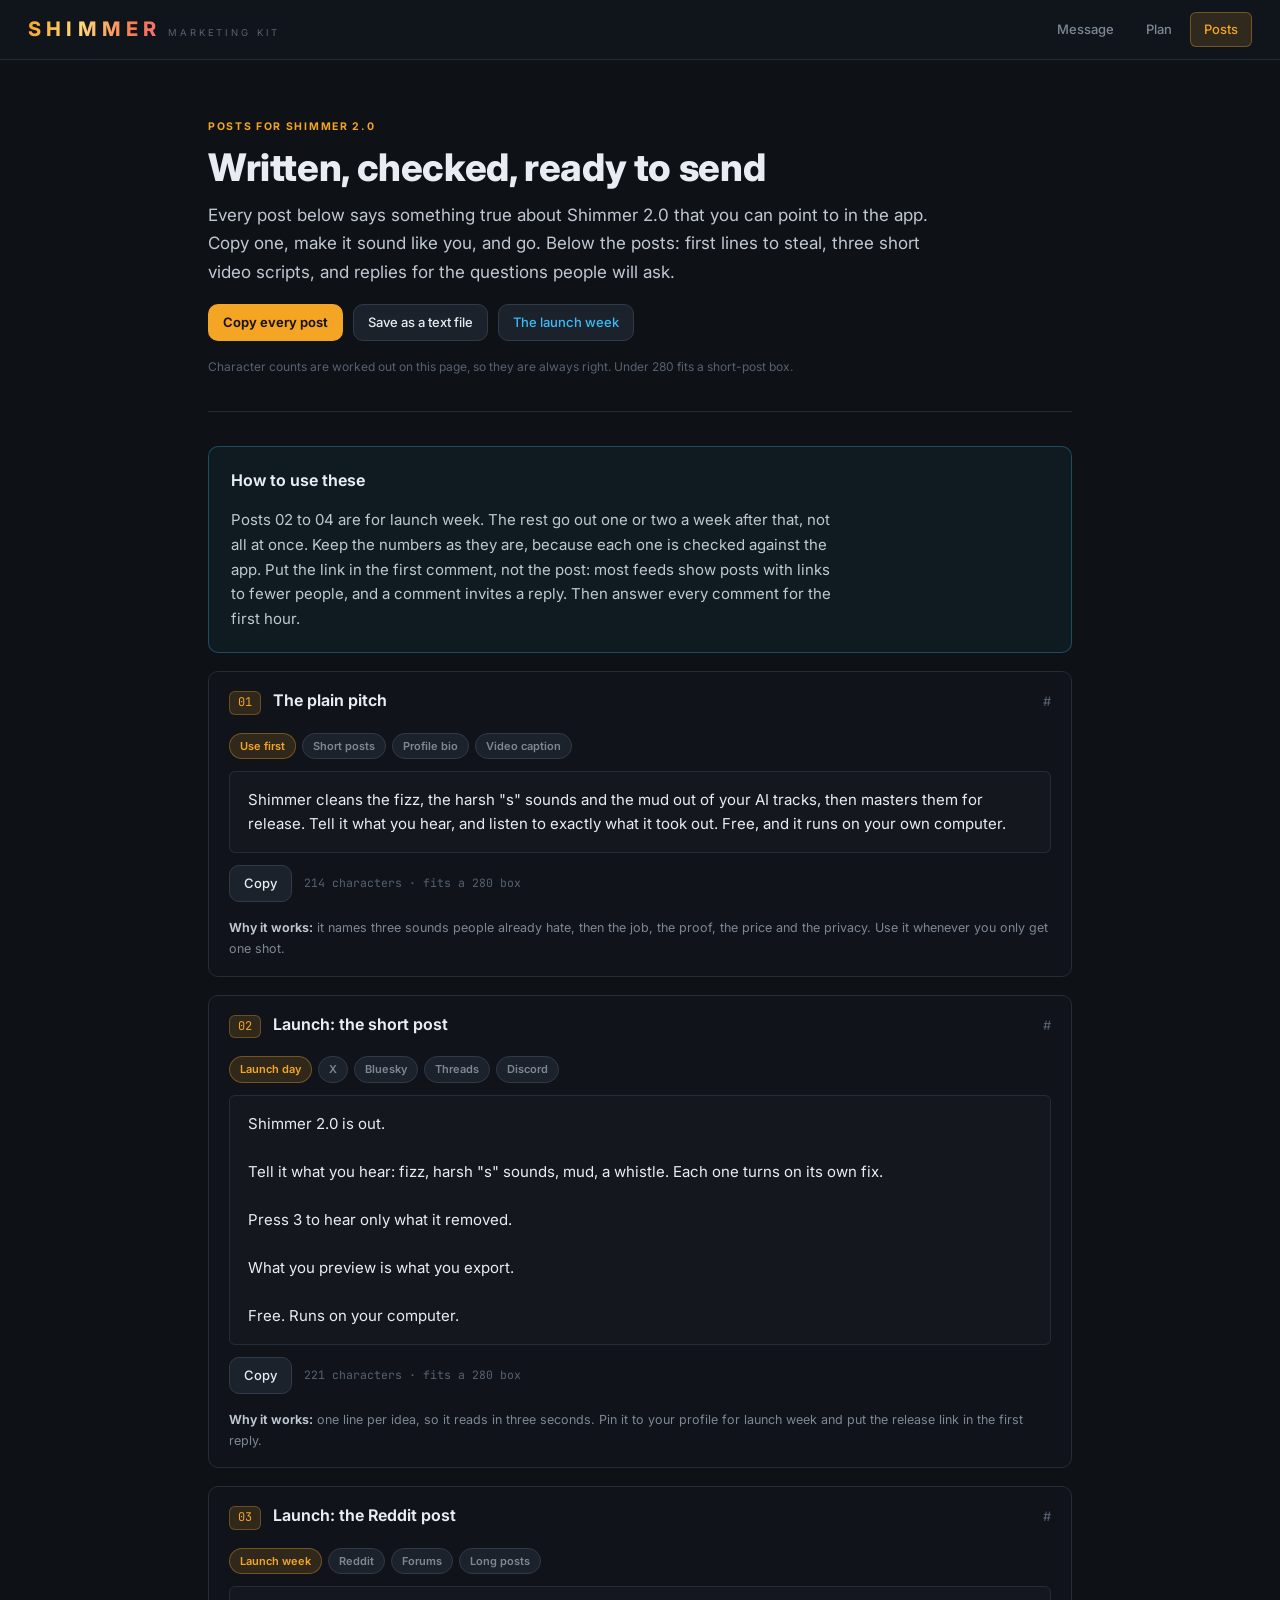
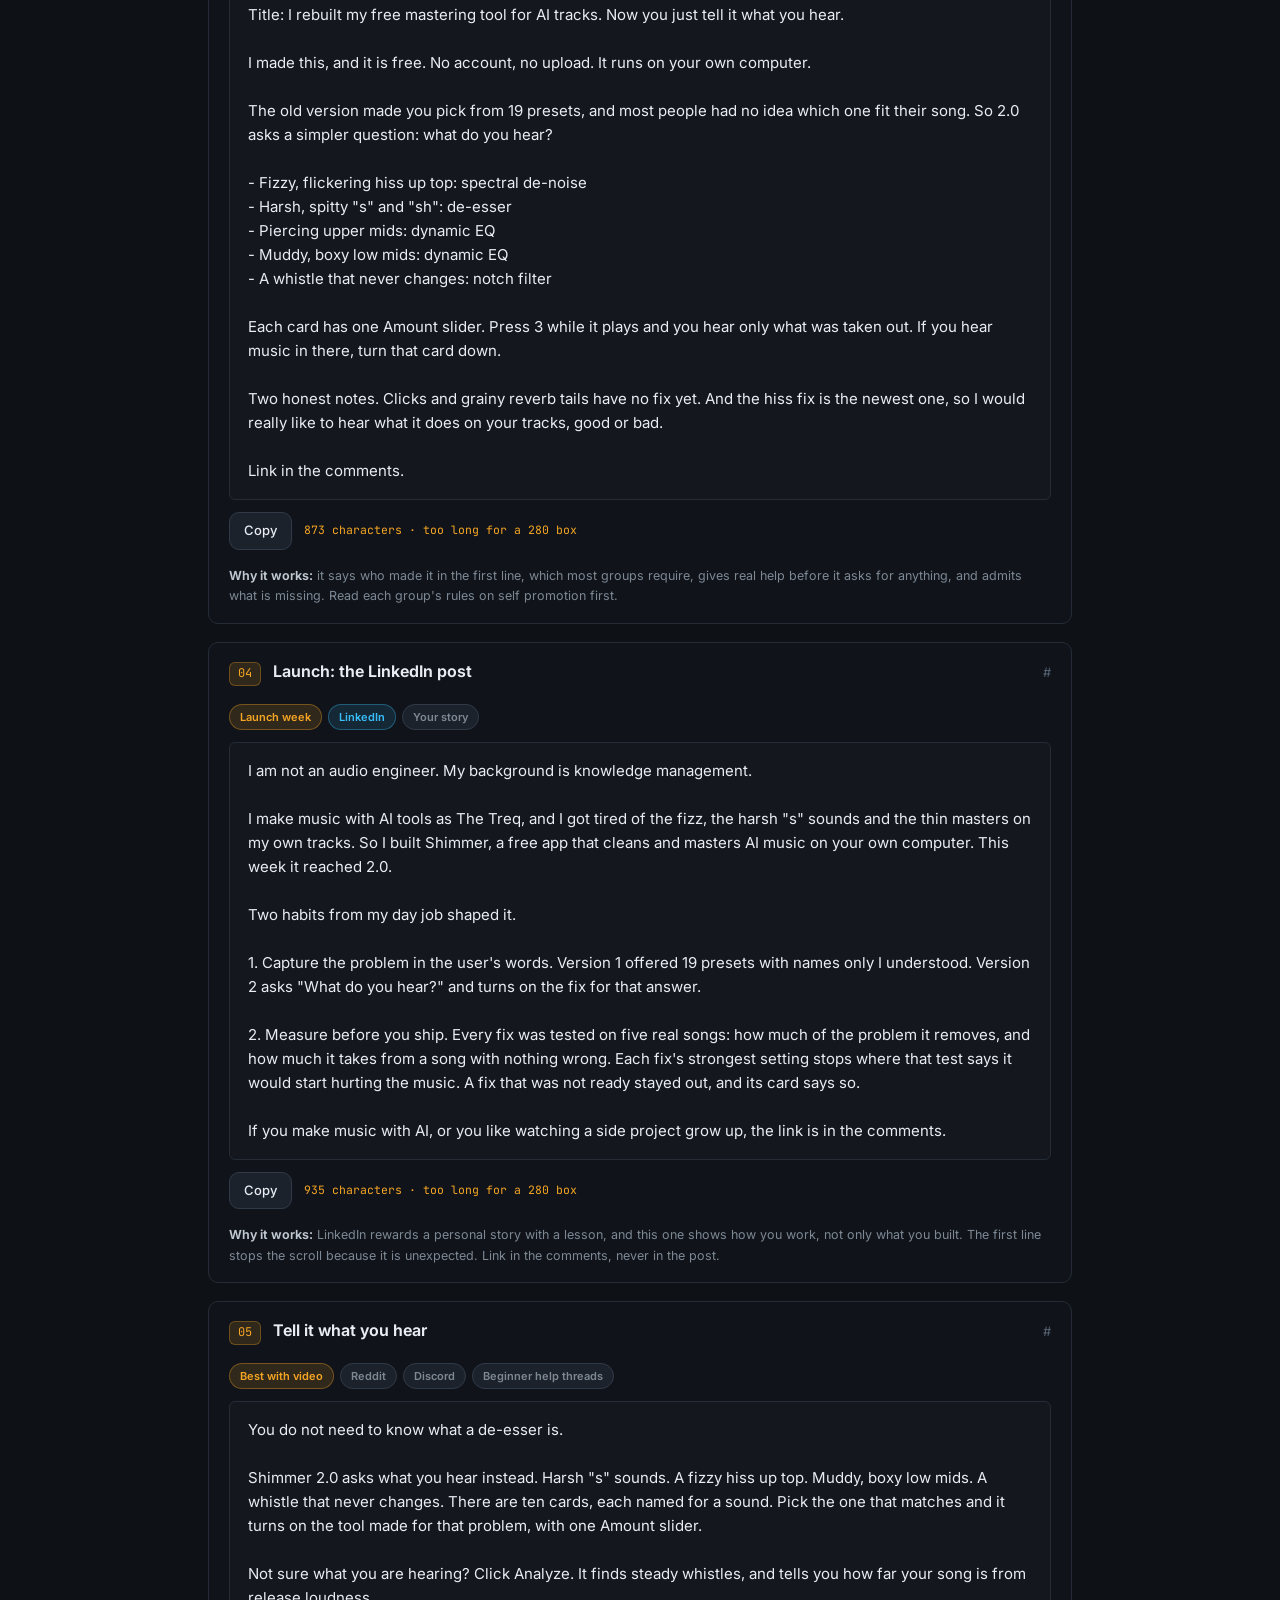
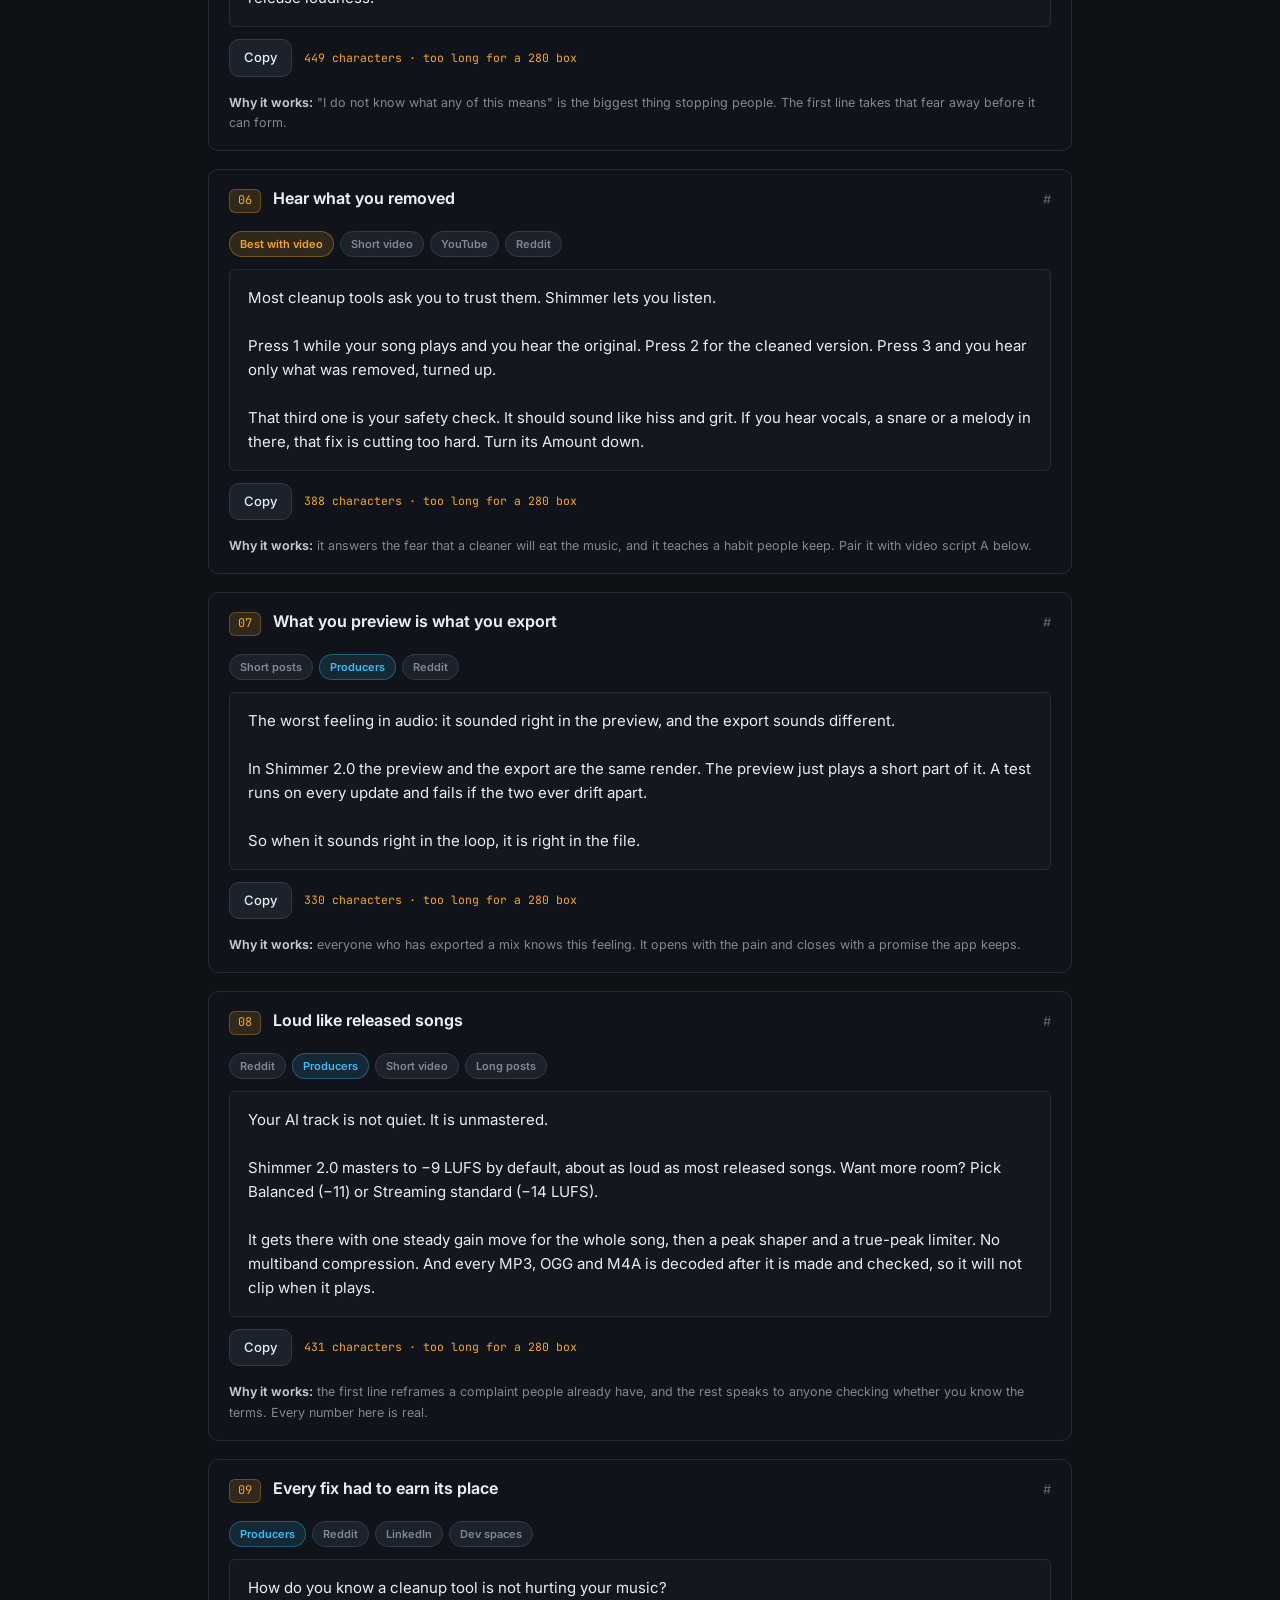
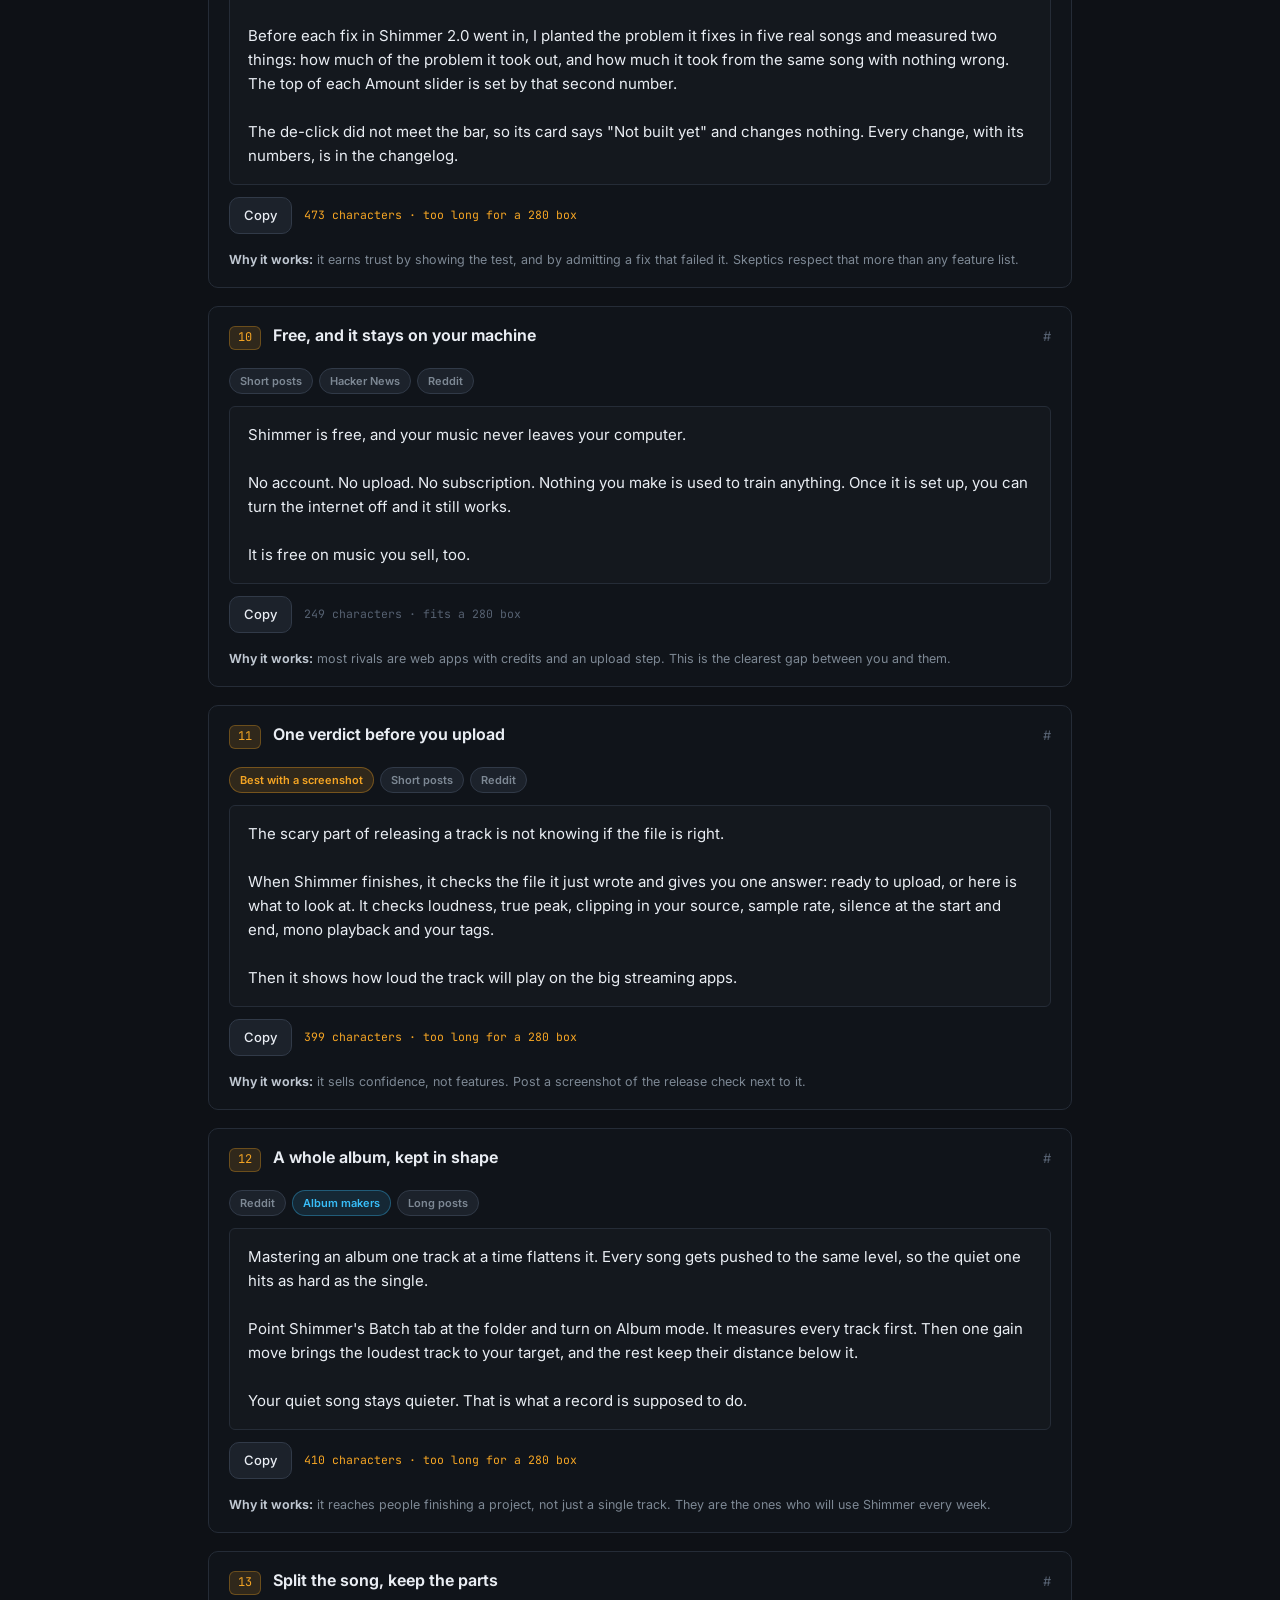
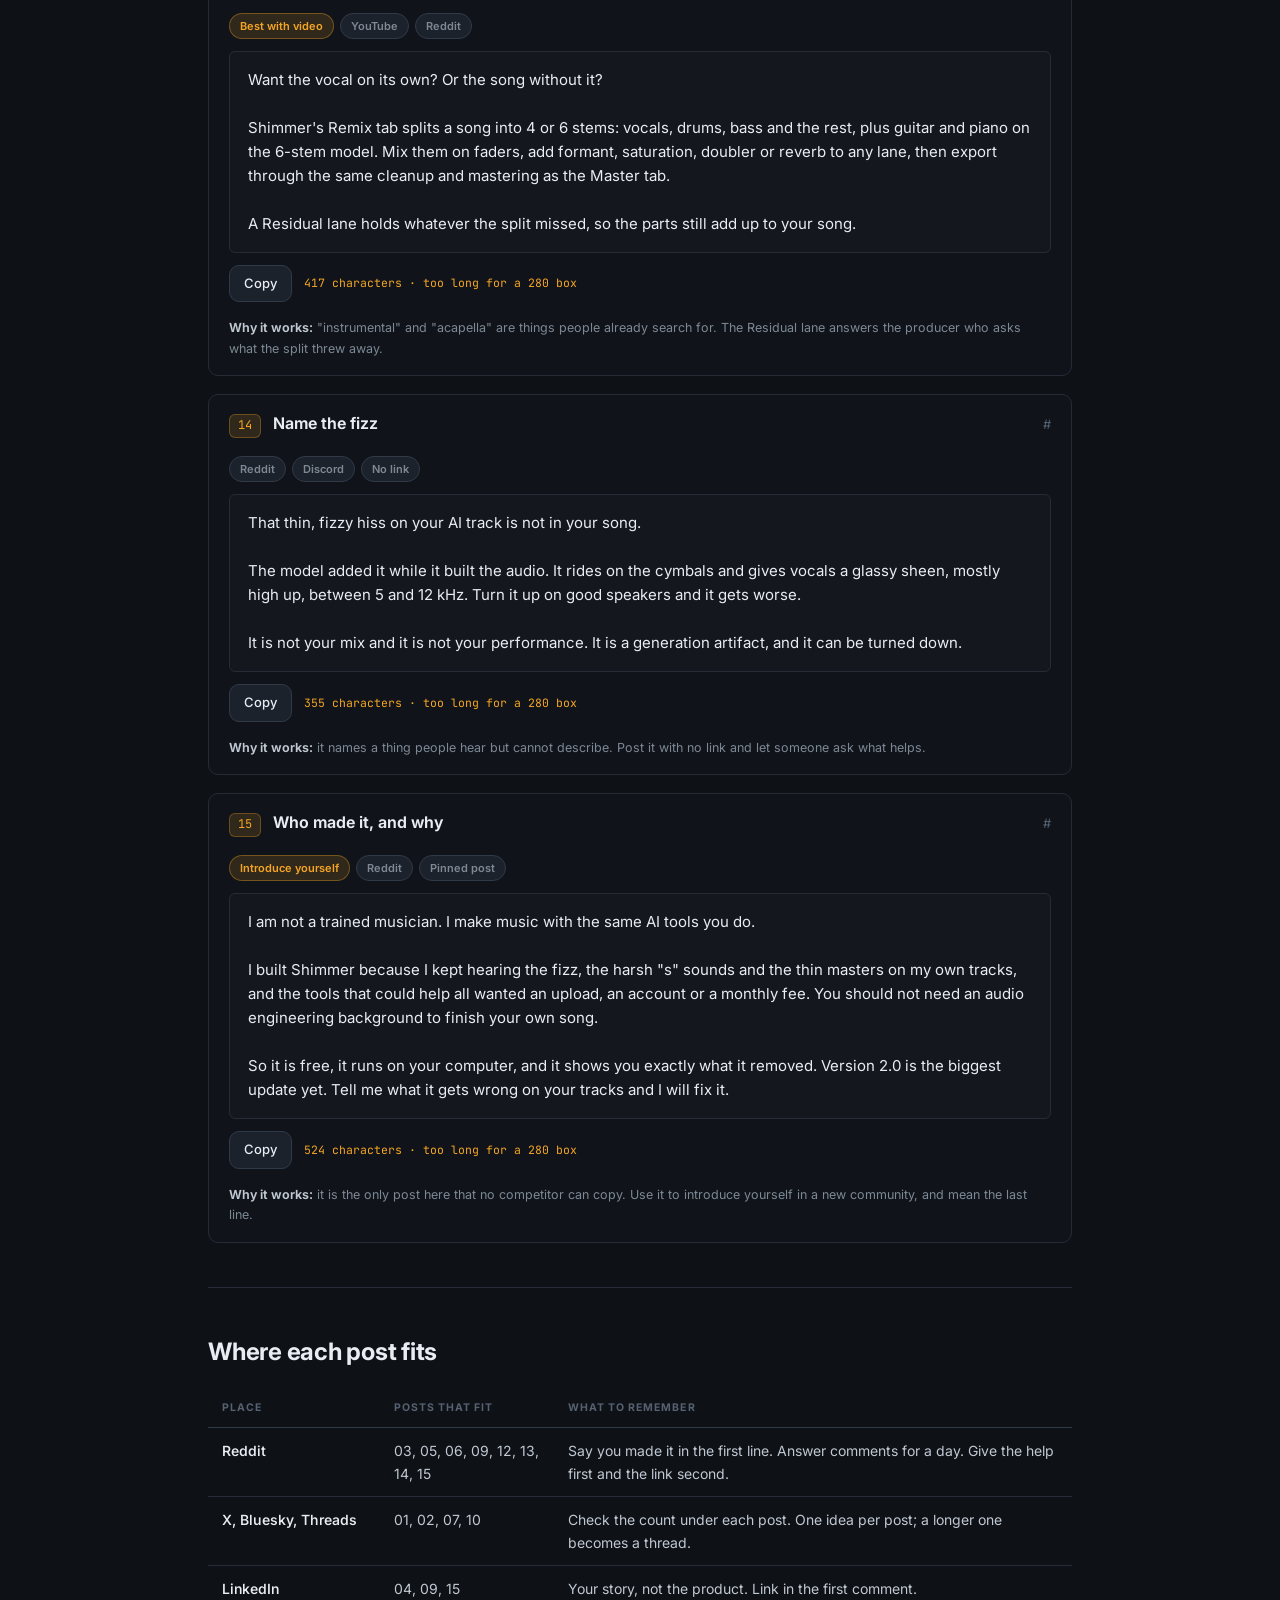
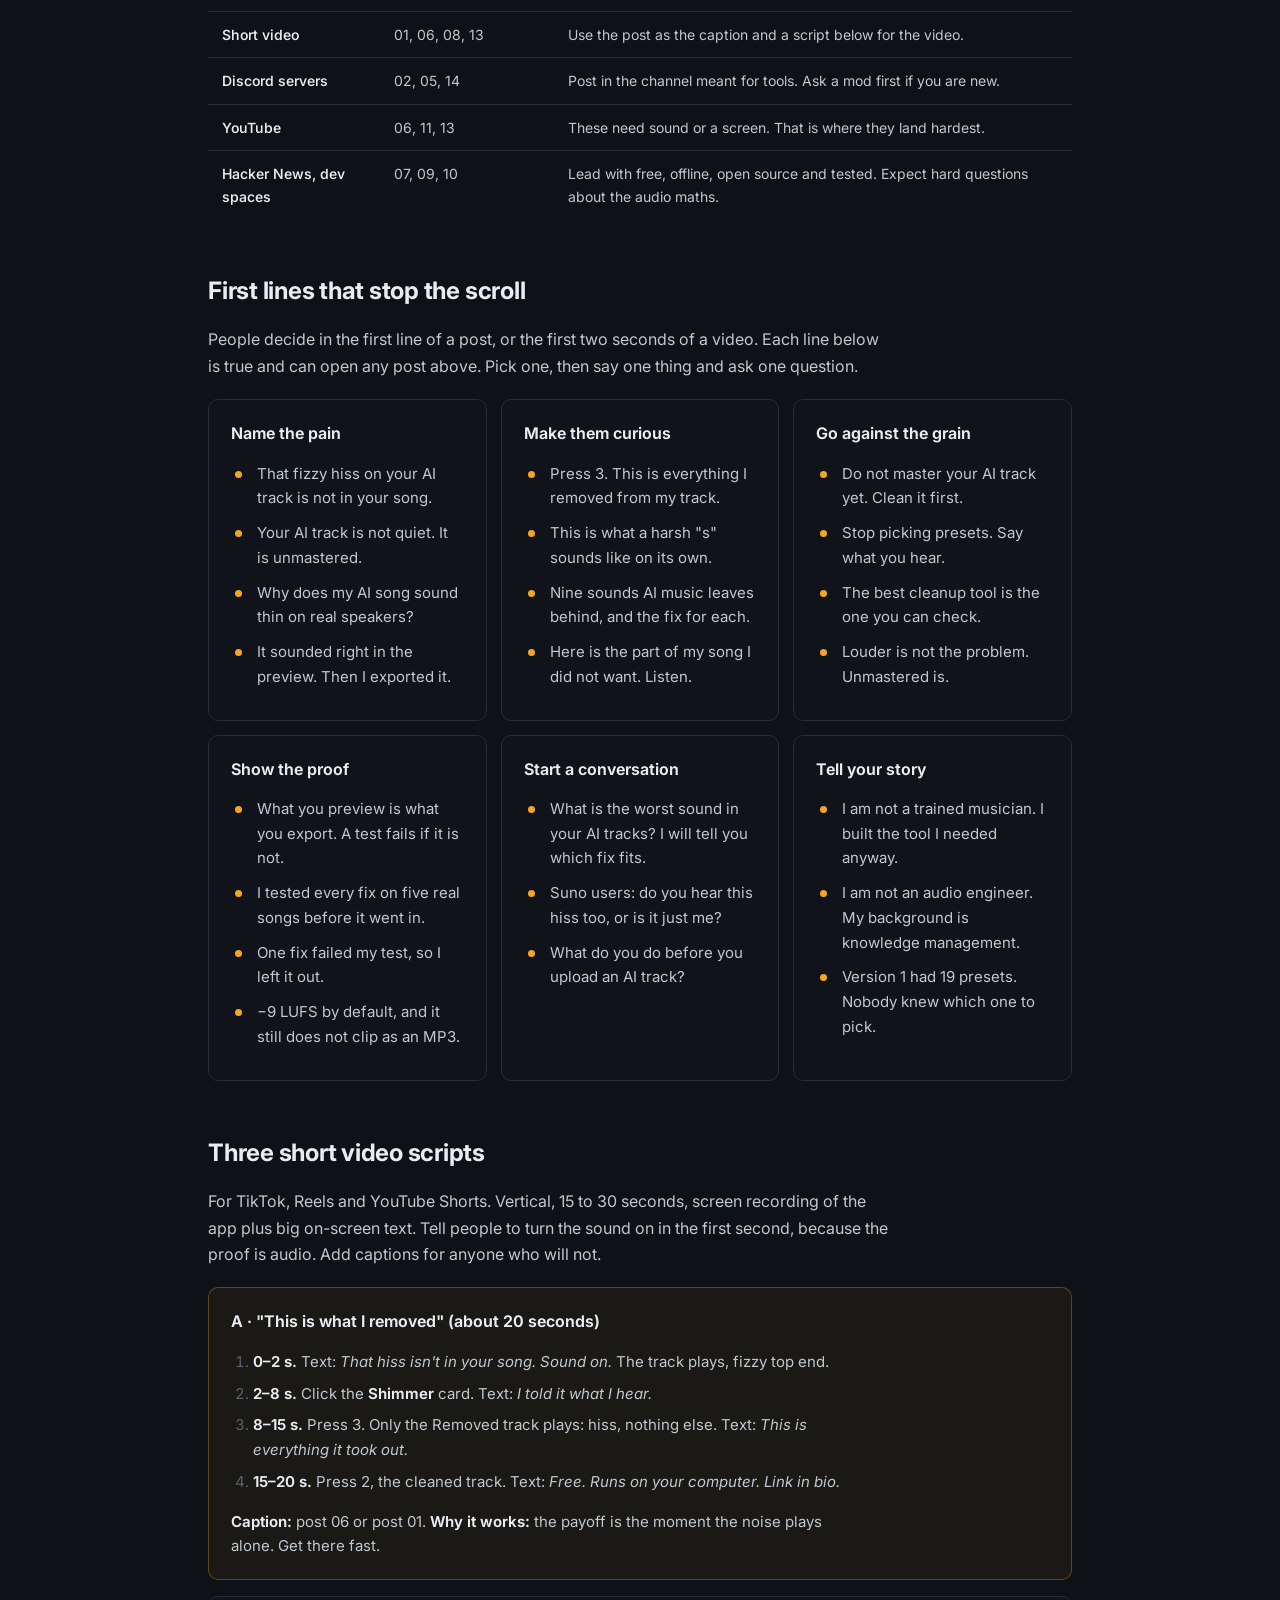
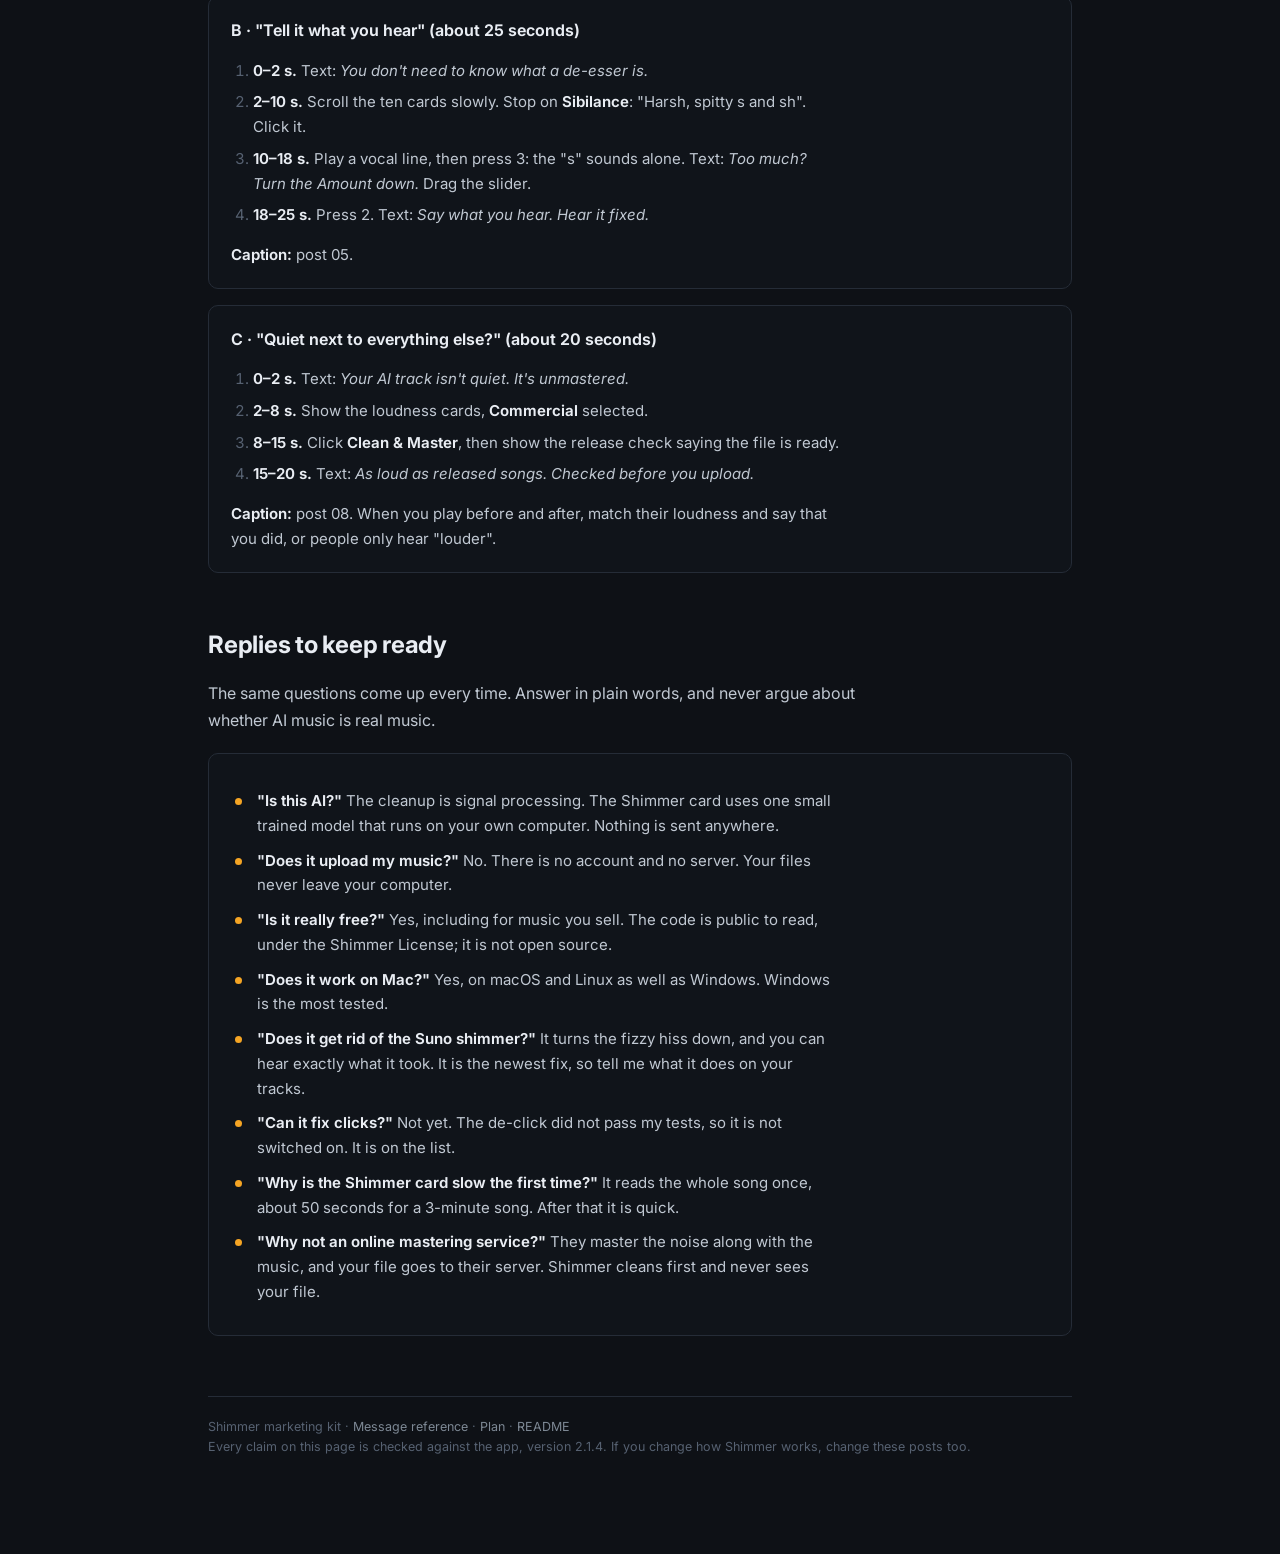
<file: static/marketing/posts.html>
<!DOCTYPE html>
<html lang="en">
<head>
<meta charset="UTF-8">
<meta name="viewport" content="width=device-width, initial-scale=1.0">
<title>Shimmer posts · ready to send</title>
<link rel="preconnect" href="https://fonts.googleapis.com">
<link rel="preconnect" href="https://fonts.gstatic.com" crossorigin>
<link rel="stylesheet"
    href="https://fonts.googleapis.com/css2?family=Audiowide&family=Inter:wght@300;400;500;600;700;800&family=JetBrains+Mono:wght@400;500&display=swap">
<link rel="stylesheet" href="../css/tokens.css">
<link rel="stylesheet" href="marketing.css">
</head>
<body>

<header class="mk-bar">
    <a class="mk-brand" href="index.html">
        <span class="aurora-wm">Shimmer</span>
        <small>marketing kit</small>
    </a>
    <nav class="mk-nav">
        <a href="index.html">Message</a>
        <a href="plan.html">Plan</a>
        <a href="posts.html" class="here">Posts</a>
    </nav>
</header>

<main class="mk-page">

<div class="mk-hero">
    <div class="mk-kicker">Posts for Shimmer 2.0</div>
    <h1>Written, checked, ready to send</h1>
    <p>Every post below says something true about Shimmer 2.0 that you can point to
       in the app. Copy one, make it sound like you, and go. Below the posts: first
       lines to steal, three short video scripts, and replies for the questions
       people will ask.</p>
    <div class="mk-actions">
        <button type="button" class="mk-btn primary" id="copy-all">Copy every post</button>
        <button type="button" class="mk-btn" id="save-all">Save as a text file</button>
        <a class="mk-btn" href="plan.html">The launch week</a>
    </div>
    <div class="mk-stamp">Character counts are worked out on this page, so they are always right.
        Under 280 fits a short-post box.</div>
</div>

<div class="mk-card cyan">
    <h3>How to use these</h3>
    <p style="margin-bottom:0">Posts 02 to 04 are for launch week. The rest go out one
       or two a week after that, not all at once. Keep the numbers as they are,
       because each one is checked against the app. Put the link in the first
       comment, not the post: most feeds show posts with links to fewer people, and
       a comment invites a reply. Then answer every comment for the first hour.</p>
</div>

<!-- ───────────── 1 ───────────── -->
<article class="mk-post" id="post-1">
    <div class="mk-post-head">
        <span class="mk-post-n">01</span>
        <h3>The plain pitch</h3>
        <a class="mk-anchor" href="#post-1">#</a>
    </div>
    <div class="mk-post-where mk-chips">
        <span class="mk-chip amber">Use first</span>
        <span class="mk-chip">Short posts</span>
        <span class="mk-chip">Profile bio</span>
        <span class="mk-chip">Video caption</span>
    </div>
    <div class="mk-post-text">Shimmer cleans the fizz, the harsh "s" sounds and the mud out of your AI tracks, then masters them for release. Tell it what you hear, and listen to exactly what it took out. Free, and it runs on your own computer.</div>
    <div class="mk-post-foot">
        <button type="button" class="mk-btn" data-copy-post>Copy</button>
        <span class="mk-count"></span>
    </div>
    <div class="mk-post-note"><b>Why it works:</b> it names three sounds people already hate,
        then the job, the proof, the price and the privacy. Use it whenever you only
        get one shot.</div>
</article>

<!-- ───────────── 2 ───────────── -->
<article class="mk-post" id="post-2">
    <div class="mk-post-head">
        <span class="mk-post-n">02</span>
        <h3>Launch: the short post</h3>
        <a class="mk-anchor" href="#post-2">#</a>
    </div>
    <div class="mk-post-where mk-chips">
        <span class="mk-chip amber">Launch day</span>
        <span class="mk-chip">X</span>
        <span class="mk-chip">Bluesky</span>
        <span class="mk-chip">Threads</span>
        <span class="mk-chip">Discord</span>
    </div>
    <div class="mk-post-text">Shimmer 2.0 is out.

Tell it what you hear: fizz, harsh "s" sounds, mud, a whistle. Each one turns on its own fix.

Press 3 to hear only what it removed.

What you preview is what you export.

Free. Runs on your computer.</div>
    <div class="mk-post-foot">
        <button type="button" class="mk-btn" data-copy-post>Copy</button>
        <span class="mk-count"></span>
    </div>
    <div class="mk-post-note"><b>Why it works:</b> one line per idea, so it reads in three
        seconds. Pin it to your profile for launch week and put the release link in
        the first reply.</div>
</article>

<!-- ───────────── 3 ───────────── -->
<article class="mk-post" id="post-3">
    <div class="mk-post-head">
        <span class="mk-post-n">03</span>
        <h3>Launch: the Reddit post</h3>
        <a class="mk-anchor" href="#post-3">#</a>
    </div>
    <div class="mk-post-where mk-chips">
        <span class="mk-chip amber">Launch week</span>
        <span class="mk-chip">Reddit</span>
        <span class="mk-chip">Forums</span>
        <span class="mk-chip">Long posts</span>
    </div>
    <div class="mk-post-text">Title: I rebuilt my free mastering tool for AI tracks. Now you just tell it what you hear.

I made this, and it is free. No account, no upload. It runs on your own computer.

The old version made you pick from 19 presets, and most people had no idea which one fit their song. So 2.0 asks a simpler question: what do you hear?

- Fizzy, flickering hiss up top: spectral de-noise
- Harsh, spitty "s" and "sh": de-esser
- Piercing upper mids: dynamic EQ
- Muddy, boxy low mids: dynamic EQ
- A whistle that never changes: notch filter

Each card has one Amount slider. Press 3 while it plays and you hear only what was taken out. If you hear music in there, turn that card down.

Two honest notes. Clicks and grainy reverb tails have no fix yet. And the hiss fix is the newest one, so I would really like to hear what it does on your tracks, good or bad.

Link in the comments.</div>
    <div class="mk-post-foot">
        <button type="button" class="mk-btn" data-copy-post>Copy</button>
        <span class="mk-count"></span>
    </div>
    <div class="mk-post-note"><b>Why it works:</b> it says who made it in the first line,
        which most groups require, gives real help before it asks for anything, and
        admits what is missing. Read each group's rules on self promotion first.</div>
</article>

<!-- ───────────── 4 ───────────── -->
<article class="mk-post" id="post-4">
    <div class="mk-post-head">
        <span class="mk-post-n">04</span>
        <h3>Launch: the LinkedIn post</h3>
        <a class="mk-anchor" href="#post-4">#</a>
    </div>
    <div class="mk-post-where mk-chips">
        <span class="mk-chip amber">Launch week</span>
        <span class="mk-chip cyan">LinkedIn</span>
        <span class="mk-chip">Your story</span>
    </div>
    <div class="mk-post-text">I am not an audio engineer. My background is knowledge management.

I make music with AI tools as The Treq, and I got tired of the fizz, the harsh "s" sounds and the thin masters on my own tracks. So I built Shimmer, a free app that cleans and masters AI music on your own computer. This week it reached 2.0.

Two habits from my day job shaped it.

1. Capture the problem in the user's words. Version 1 offered 19 presets with names only I understood. Version 2 asks "What do you hear?" and turns on the fix for that answer.

2. Measure before you ship. Every fix was tested on five real songs: how much of the problem it removes, and how much it takes from a song with nothing wrong. Each fix's strongest setting stops where that test says it would start hurting the music. A fix that was not ready stayed out, and its card says so.

If you make music with AI, or you like watching a side project grow up, the link is in the comments.</div>
    <div class="mk-post-foot">
        <button type="button" class="mk-btn" data-copy-post>Copy</button>
        <span class="mk-count"></span>
    </div>
    <div class="mk-post-note"><b>Why it works:</b> LinkedIn rewards a personal story with a
        lesson, and this one shows how you work, not only what you built. The first
        line stops the scroll because it is unexpected. Link in the comments, never
        in the post.</div>
</article>

<!-- ───────────── 5 ───────────── -->
<article class="mk-post" id="post-5">
    <div class="mk-post-head">
        <span class="mk-post-n">05</span>
        <h3>Tell it what you hear</h3>
        <a class="mk-anchor" href="#post-5">#</a>
    </div>
    <div class="mk-post-where mk-chips">
        <span class="mk-chip amber">Best with video</span>
        <span class="mk-chip">Reddit</span>
        <span class="mk-chip">Discord</span>
        <span class="mk-chip">Beginner help threads</span>
    </div>
    <div class="mk-post-text">You do not need to know what a de-esser is.

Shimmer 2.0 asks what you hear instead. Harsh "s" sounds. A fizzy hiss up top. Muddy, boxy low mids. A whistle that never changes. There are ten cards, each named for a sound. Pick the one that matches and it turns on the tool made for that problem, with one Amount slider.

Not sure what you are hearing? Click Analyze. It finds steady whistles, and tells you how far your song is from release loudness.</div>
    <div class="mk-post-foot">
        <button type="button" class="mk-btn" data-copy-post>Copy</button>
        <span class="mk-count"></span>
    </div>
    <div class="mk-post-note"><b>Why it works:</b> "I do not know what any of this means" is
        the biggest thing stopping people. The first line takes that fear away before
        it can form.</div>
</article>

<!-- ───────────── 6 ───────────── -->
<article class="mk-post" id="post-6">
    <div class="mk-post-head">
        <span class="mk-post-n">06</span>
        <h3>Hear what you removed</h3>
        <a class="mk-anchor" href="#post-6">#</a>
    </div>
    <div class="mk-post-where mk-chips">
        <span class="mk-chip amber">Best with video</span>
        <span class="mk-chip">Short video</span>
        <span class="mk-chip">YouTube</span>
        <span class="mk-chip">Reddit</span>
    </div>
    <div class="mk-post-text">Most cleanup tools ask you to trust them. Shimmer lets you listen.

Press 1 while your song plays and you hear the original. Press 2 for the cleaned version. Press 3 and you hear only what was removed, turned up.

That third one is your safety check. It should sound like hiss and grit. If you hear vocals, a snare or a melody in there, that fix is cutting too hard. Turn its Amount down.</div>
    <div class="mk-post-foot">
        <button type="button" class="mk-btn" data-copy-post>Copy</button>
        <span class="mk-count"></span>
    </div>
    <div class="mk-post-note"><b>Why it works:</b> it answers the fear that a cleaner will
        eat the music, and it teaches a habit people keep. Pair it with video script A
        below.</div>
</article>

<!-- ───────────── 7 ───────────── -->
<article class="mk-post" id="post-7">
    <div class="mk-post-head">
        <span class="mk-post-n">07</span>
        <h3>What you preview is what you export</h3>
        <a class="mk-anchor" href="#post-7">#</a>
    </div>
    <div class="mk-post-where mk-chips">
        <span class="mk-chip">Short posts</span>
        <span class="mk-chip cyan">Producers</span>
        <span class="mk-chip">Reddit</span>
    </div>
    <div class="mk-post-text">The worst feeling in audio: it sounded right in the preview, and the export sounds different.

In Shimmer 2.0 the preview and the export are the same render. The preview just plays a short part of it. A test runs on every update and fails if the two ever drift apart.

So when it sounds right in the loop, it is right in the file.</div>
    <div class="mk-post-foot">
        <button type="button" class="mk-btn" data-copy-post>Copy</button>
        <span class="mk-count"></span>
    </div>
    <div class="mk-post-note"><b>Why it works:</b> everyone who has exported a mix knows this
        feeling. It opens with the pain and closes with a promise the app keeps.</div>
</article>

<!-- ───────────── 8 ───────────── -->
<article class="mk-post" id="post-8">
    <div class="mk-post-head">
        <span class="mk-post-n">08</span>
        <h3>Loud like released songs</h3>
        <a class="mk-anchor" href="#post-8">#</a>
    </div>
    <div class="mk-post-where mk-chips">
        <span class="mk-chip">Reddit</span>
        <span class="mk-chip cyan">Producers</span>
        <span class="mk-chip">Short video</span>
        <span class="mk-chip">Long posts</span>
    </div>
    <div class="mk-post-text">Your AI track is not quiet. It is unmastered.

Shimmer 2.0 masters to −9 LUFS by default, about as loud as most released songs. Want more room? Pick Balanced (−11) or Streaming standard (−14 LUFS).

It gets there with one steady gain move for the whole song, then a peak shaper and a true-peak limiter. No multiband compression. And every MP3, OGG and M4A is decoded after it is made and checked, so it will not clip when it plays.</div>
    <div class="mk-post-foot">
        <button type="button" class="mk-btn" data-copy-post>Copy</button>
        <span class="mk-count"></span>
    </div>
    <div class="mk-post-note"><b>Why it works:</b> the first line reframes a complaint people
        already have, and the rest speaks to anyone checking whether you know the
        terms. Every number here is real.</div>
</article>

<!-- ───────────── 9 ───────────── -->
<article class="mk-post" id="post-9">
    <div class="mk-post-head">
        <span class="mk-post-n">09</span>
        <h3>Every fix had to earn its place</h3>
        <a class="mk-anchor" href="#post-9">#</a>
    </div>
    <div class="mk-post-where mk-chips">
        <span class="mk-chip cyan">Producers</span>
        <span class="mk-chip">Reddit</span>
        <span class="mk-chip">LinkedIn</span>
        <span class="mk-chip">Dev spaces</span>
    </div>
    <div class="mk-post-text">How do you know a cleanup tool is not hurting your music?

Before each fix in Shimmer 2.0 went in, I planted the problem it fixes in five real songs and measured two things: how much of the problem it took out, and how much it took from the same song with nothing wrong. The top of each Amount slider is set by that second number.

The de-click did not meet the bar, so its card says "Not built yet" and changes nothing. Every change, with its numbers, is in the changelog.</div>
    <div class="mk-post-foot">
        <button type="button" class="mk-btn" data-copy-post>Copy</button>
        <span class="mk-count"></span>
    </div>
    <div class="mk-post-note"><b>Why it works:</b> it earns trust by showing the test, and
        by admitting a fix that failed it. Skeptics respect that more than any
        feature list.</div>
</article>

<!-- ───────────── 10 ───────────── -->
<article class="mk-post" id="post-10">
    <div class="mk-post-head">
        <span class="mk-post-n">10</span>
        <h3>Free, and it stays on your machine</h3>
        <a class="mk-anchor" href="#post-10">#</a>
    </div>
    <div class="mk-post-where mk-chips">
        <span class="mk-chip">Short posts</span>
        <span class="mk-chip">Hacker News</span>
        <span class="mk-chip">Reddit</span>
    </div>
    <div class="mk-post-text">Shimmer is free, and your music never leaves your computer.

No account. No upload. No subscription. Nothing you make is used to train anything. Once it is set up, you can turn the internet off and it still works.

It is free on music you sell, too.</div>
    <div class="mk-post-foot">
        <button type="button" class="mk-btn" data-copy-post>Copy</button>
        <span class="mk-count"></span>
    </div>
    <div class="mk-post-note"><b>Why it works:</b> most rivals are web apps with credits and an
        upload step. This is the clearest gap between you and them.</div>
</article>

<!-- ───────────── 11 ───────────── -->
<article class="mk-post" id="post-11">
    <div class="mk-post-head">
        <span class="mk-post-n">11</span>
        <h3>One verdict before you upload</h3>
        <a class="mk-anchor" href="#post-11">#</a>
    </div>
    <div class="mk-post-where mk-chips">
        <span class="mk-chip amber">Best with a screenshot</span>
        <span class="mk-chip">Short posts</span>
        <span class="mk-chip">Reddit</span>
    </div>
    <div class="mk-post-text">The scary part of releasing a track is not knowing if the file is right.

When Shimmer finishes, it checks the file it just wrote and gives you one answer: ready to upload, or here is what to look at. It checks loudness, true peak, clipping in your source, sample rate, silence at the start and end, mono playback and your tags.

Then it shows how loud the track will play on the big streaming apps.</div>
    <div class="mk-post-foot">
        <button type="button" class="mk-btn" data-copy-post>Copy</button>
        <span class="mk-count"></span>
    </div>
    <div class="mk-post-note"><b>Why it works:</b> it sells confidence, not features. Post a
        screenshot of the release check next to it.</div>
</article>

<!-- ───────────── 12 ───────────── -->
<article class="mk-post" id="post-12">
    <div class="mk-post-head">
        <span class="mk-post-n">12</span>
        <h3>A whole album, kept in shape</h3>
        <a class="mk-anchor" href="#post-12">#</a>
    </div>
    <div class="mk-post-where mk-chips">
        <span class="mk-chip">Reddit</span>
        <span class="mk-chip cyan">Album makers</span>
        <span class="mk-chip">Long posts</span>
    </div>
    <div class="mk-post-text">Mastering an album one track at a time flattens it. Every song gets pushed to the same level, so the quiet one hits as hard as the single.

Point Shimmer's Batch tab at the folder and turn on Album mode. It measures every track first. Then one gain move brings the loudest track to your target, and the rest keep their distance below it.

Your quiet song stays quieter. That is what a record is supposed to do.</div>
    <div class="mk-post-foot">
        <button type="button" class="mk-btn" data-copy-post>Copy</button>
        <span class="mk-count"></span>
    </div>
    <div class="mk-post-note"><b>Why it works:</b> it reaches people finishing a project, not
        just a single track. They are the ones who will use Shimmer every week.</div>
</article>

<!-- ───────────── 13 ───────────── -->
<article class="mk-post" id="post-13">
    <div class="mk-post-head">
        <span class="mk-post-n">13</span>
        <h3>Split the song, keep the parts</h3>
        <a class="mk-anchor" href="#post-13">#</a>
    </div>
    <div class="mk-post-where mk-chips">
        <span class="mk-chip amber">Best with video</span>
        <span class="mk-chip">YouTube</span>
        <span class="mk-chip">Reddit</span>
    </div>
    <div class="mk-post-text">Want the vocal on its own? Or the song without it?

Shimmer's Remix tab splits a song into 4 or 6 stems: vocals, drums, bass and the rest, plus guitar and piano on the 6-stem model. Mix them on faders, add formant, saturation, doubler or reverb to any lane, then export through the same cleanup and mastering as the Master tab.

A Residual lane holds whatever the split missed, so the parts still add up to your song.</div>
    <div class="mk-post-foot">
        <button type="button" class="mk-btn" data-copy-post>Copy</button>
        <span class="mk-count"></span>
    </div>
    <div class="mk-post-note"><b>Why it works:</b> "instrumental" and "acapella" are things
        people already search for. The Residual lane answers the producer who asks
        what the split threw away.</div>
</article>

<!-- ───────────── 14 ───────────── -->
<article class="mk-post" id="post-14">
    <div class="mk-post-head">
        <span class="mk-post-n">14</span>
        <h3>Name the fizz</h3>
        <a class="mk-anchor" href="#post-14">#</a>
    </div>
    <div class="mk-post-where mk-chips">
        <span class="mk-chip">Reddit</span>
        <span class="mk-chip">Discord</span>
        <span class="mk-chip">No link</span>
    </div>
    <div class="mk-post-text">That thin, fizzy hiss on your AI track is not in your song.

The model added it while it built the audio. It rides on the cymbals and gives vocals a glassy sheen, mostly high up, between 5 and 12 kHz. Turn it up on good speakers and it gets worse.

It is not your mix and it is not your performance. It is a generation artifact, and it can be turned down.</div>
    <div class="mk-post-foot">
        <button type="button" class="mk-btn" data-copy-post>Copy</button>
        <span class="mk-count"></span>
    </div>
    <div class="mk-post-note"><b>Why it works:</b> it names a thing people hear but cannot
        describe. Post it with no link and let someone ask what helps.</div>
</article>

<!-- ───────────── 15 ───────────── -->
<article class="mk-post" id="post-15">
    <div class="mk-post-head">
        <span class="mk-post-n">15</span>
        <h3>Who made it, and why</h3>
        <a class="mk-anchor" href="#post-15">#</a>
    </div>
    <div class="mk-post-where mk-chips">
        <span class="mk-chip amber">Introduce yourself</span>
        <span class="mk-chip">Reddit</span>
        <span class="mk-chip">Pinned post</span>
    </div>
    <div class="mk-post-text">I am not a trained musician. I make music with the same AI tools you do.

I built Shimmer because I kept hearing the fizz, the harsh "s" sounds and the thin masters on my own tracks, and the tools that could help all wanted an upload, an account or a monthly fee. You should not need an audio engineering background to finish your own song.

So it is free, it runs on your computer, and it shows you exactly what it removed. Version 2.0 is the biggest update yet. Tell me what it gets wrong on your tracks and I will fix it.</div>
    <div class="mk-post-foot">
        <button type="button" class="mk-btn" data-copy-post>Copy</button>
        <span class="mk-count"></span>
    </div>
    <div class="mk-post-note"><b>Why it works:</b> it is the only post here that no
        competitor can copy. Use it to introduce yourself in a new community, and
        mean the last line.</div>
</article>

<hr>

<h2>Where each post fits</h2>
<div class="mk-table-wrap">
<table>
    <thead>
        <tr><th>Place</th><th>Posts that fit</th><th>What to remember</th></tr>
    </thead>
    <tbody>
        <tr><td>Reddit</td><td>03, 05, 06, 09, 12, 13, 14, 15</td><td>Say you made it in the first line.
            Answer comments for a day. Give the help first and the link second.</td></tr>
        <tr><td>X, Bluesky, Threads</td><td>01, 02, 07, 10</td><td>Check the count under each post. One
            idea per post; a longer one becomes a thread.</td></tr>
        <tr><td>LinkedIn</td><td>04, 09, 15</td><td>Your story, not the product. Link in the first
            comment.</td></tr>
        <tr><td>Short video</td><td>01, 06, 08, 13</td><td>Use the post as the caption and a script
            below for the video.</td></tr>
        <tr><td>Discord servers</td><td>02, 05, 14</td><td>Post in the channel meant for tools. Ask a mod
            first if you are new.</td></tr>
        <tr><td>YouTube</td><td>06, 11, 13</td><td>These need sound or a screen. That is where they
            land hardest.</td></tr>
        <tr><td>Hacker News, dev spaces</td><td>07, 09, 10</td><td>Lead with free, offline, open
            source and tested. Expect hard questions about the audio maths.</td></tr>
    </tbody>
</table>
</div>

<h2>First lines that stop the scroll</h2>
<p class="mk-lede">People decide in the first line of a post, or the first two seconds
   of a video. Each line below is true and can open any post above. Pick one, then
   say one thing and ask one question.</p>

<div class="mk-grid">
    <div class="mk-card">
        <h3>Name the pain</h3>
        <ul class="mk-plain">
            <li>That fizzy hiss on your AI track is not in your song.</li>
            <li>Your AI track is not quiet. It is unmastered.</li>
            <li>Why does my AI song sound thin on real speakers?</li>
            <li>It sounded right in the preview. Then I exported it.</li>
        </ul>
    </div>
    <div class="mk-card">
        <h3>Make them curious</h3>
        <ul class="mk-plain">
            <li>Press 3. This is everything I removed from my track.</li>
            <li>This is what a harsh "s" sounds like on its own.</li>
            <li>Nine sounds AI music leaves behind, and the fix for each.</li>
            <li>Here is the part of my song I did not want. Listen.</li>
        </ul>
    </div>
    <div class="mk-card">
        <h3>Go against the grain</h3>
        <ul class="mk-plain">
            <li>Do not master your AI track yet. Clean it first.</li>
            <li>Stop picking presets. Say what you hear.</li>
            <li>The best cleanup tool is the one you can check.</li>
            <li>Louder is not the problem. Unmastered is.</li>
        </ul>
    </div>
    <div class="mk-card">
        <h3>Show the proof</h3>
        <ul class="mk-plain">
            <li>What you preview is what you export. A test fails if it is not.</li>
            <li>I tested every fix on five real songs before it went in.</li>
            <li>One fix failed my test, so I left it out.</li>
            <li>−9 LUFS by default, and it still does not clip as an MP3.</li>
        </ul>
    </div>
    <div class="mk-card">
        <h3>Start a conversation</h3>
        <ul class="mk-plain">
            <li>What is the worst sound in your AI tracks? I will tell you which fix fits.</li>
            <li>Suno users: do you hear this hiss too, or is it just me?</li>
            <li>What do you do before you upload an AI track?</li>
        </ul>
    </div>
    <div class="mk-card">
        <h3>Tell your story</h3>
        <ul class="mk-plain">
            <li>I am not a trained musician. I built the tool I needed anyway.</li>
            <li>I am not an audio engineer. My background is knowledge management.</li>
            <li>Version 1 had 19 presets. Nobody knew which one to pick.</li>
        </ul>
    </div>
</div>

<h2>Three short video scripts</h2>
<p class="mk-lede">For TikTok, Reels and YouTube Shorts. Vertical, 15 to 30 seconds,
   screen recording of the app plus big on-screen text. Tell people to turn the sound
   on in the first second, because the proof is audio. Add captions for anyone who
   will not.</p>

<div class="mk-card accent">
    <h3>A · "This is what I removed" (about 20 seconds)</h3>
    <ol>
        <li><b>0–2 s.</b> Text: <i>That hiss isn't in your song. Sound on.</i> The track plays,
            fizzy top end.</li>
        <li><b>2–8 s.</b> Click the <b>Shimmer</b> card. Text: <i>I told it what I hear.</i></li>
        <li><b>8–15 s.</b> Press 3. Only the Removed track plays: hiss, nothing else.
            Text: <i>This is everything it took out.</i></li>
        <li><b>15–20 s.</b> Press 2, the cleaned track. Text: <i>Free. Runs on your computer.
            Link in bio.</i></li>
    </ol>
    <p style="margin-bottom:0"><b>Caption:</b> post 06 or post 01. <b>Why it works:</b> the
        payoff is the moment the noise plays alone. Get there fast.</p>
</div>

<div class="mk-card">
    <h3>B · "Tell it what you hear" (about 25 seconds)</h3>
    <ol>
        <li><b>0–2 s.</b> Text: <i>You don't need to know what a de-esser is.</i></li>
        <li><b>2–10 s.</b> Scroll the ten cards slowly. Stop on <b>Sibilance</b>: "Harsh,
            spitty s and sh". Click it.</li>
        <li><b>10–18 s.</b> Play a vocal line, then press 3: the "s" sounds alone.
            Text: <i>Too much? Turn the Amount down.</i> Drag the slider.</li>
        <li><b>18–25 s.</b> Press 2. Text: <i>Say what you hear. Hear it fixed.</i></li>
    </ol>
    <p style="margin-bottom:0"><b>Caption:</b> post 05.</p>
</div>

<div class="mk-card">
    <h3>C · "Quiet next to everything else?" (about 20 seconds)</h3>
    <ol>
        <li><b>0–2 s.</b> Text: <i>Your AI track isn't quiet. It's unmastered.</i></li>
        <li><b>2–8 s.</b> Show the loudness cards, <b>Commercial</b> selected.</li>
        <li><b>8–15 s.</b> Click <b>Clean &amp; Master</b>, then show the release check
            saying the file is ready.</li>
        <li><b>15–20 s.</b> Text: <i>As loud as released songs. Checked before you upload.</i></li>
    </ol>
    <p style="margin-bottom:0"><b>Caption:</b> post 08. When you play before and after,
        match their loudness and say that you did, or people only hear "louder".</p>
</div>

<h2>Replies to keep ready</h2>
<p class="mk-lede">The same questions come up every time. Answer in plain words, and
   never argue about whether AI music is real music.</p>

<div class="mk-card">
    <ul class="mk-plain">
        <li><b>"Is this AI?"</b> The cleanup is signal processing. The Shimmer card uses
            one small trained model that runs on your own computer. Nothing is sent
            anywhere.</li>
        <li><b>"Does it upload my music?"</b> No. There is no account and no server.
            Your files never leave your computer.</li>
        <li><b>"Is it really free?"</b> Yes, including for music you sell. The code is
            public to read, under the Shimmer License; it is not open source.</li>
        <li><b>"Does it work on Mac?"</b> Yes, on macOS and Linux as well as Windows.
            Windows is the most tested.</li>
        <li><b>"Does it get rid of the Suno shimmer?"</b> It turns the fizzy hiss down,
            and you can hear exactly what it took. It is the newest fix, so tell me
            what it does on your tracks.</li>
        <li><b>"Can it fix clicks?"</b> Not yet. The de-click did not pass my tests, so
            it is not switched on. It is on the list.</li>
        <li><b>"Why is the Shimmer card slow the first time?"</b> It reads the whole song
            once, about 50 seconds for a 3-minute song. After that it is quick.</li>
        <li><b>"Why not an online mastering service?"</b> They master the noise along
            with the music, and your file goes to their server. Shimmer cleans first
            and never sees your file.</li>
    </ul>
</div>

<div class="mk-foot">
    Shimmer marketing kit ·
    <a href="index.html">Message reference</a> ·
    <a href="plan.html">Plan</a> ·
    <a href="../../README.md">README</a><br>
    Every claim on this page is checked against the app, version 2.1.4. If you change
    how Shimmer works, change these posts too.
</div>

</main>
<script src="marketing.js"></script>
</body>
</html>
</file>
<file: static/css/tokens.css>
/* tokens.css — design tokens (colours, type, spacing).  Nothing else.
   Palette: pro dark studio — near-black surfaces, amber primary accent,
   cyan for analysis, violet for remix/stems.  Var names are stable; the
   rest of the CSS depends on them. */

:root {
    /* Neutrals */
    --bg-0:  #0b0d10;
    --bg-1:  #0e1116;
    --bg-2:  #10141a;
    --bg-3:  #14181e;
    --bg-4:  #1c222b;
    /* Shell decks. The page (bg-1) is the recessed work area; the rail is
       lifted one step above it with a cool tint. The transport bridge is
       the player, the part used most, so it is warm and amber-lit: the one
       warm strip on screen, in the colour of what you hear there
       (Processed, Live, the loop). Blue read as a passive status bar and is
       the analysis colour; grey read as a footer. layout.css gives the
       bridge warm neutrals to match. */
    --bg-rail:   #11161e;
    --bg-bridge: #241c10;
    --line:  #252c37;
    --line-2:#313a48;

    --fg-0:  #e9edf3;
    --fg-1:  #c0c8d2;
    --fg-2:  #7d8894;
    --fg-3:  #566171;

    /* Brand / functional accents */
    --purple:       #a78bfa;   /* remix & stems */
    --purple-hover: #b8a1fb;
    --purple-soft:  rgba(167, 139, 250, 0.12);
    --gold:         #f77450;   /* CTA gradient tail (coral) */
    --amber:        #f5a524;   /* primary accent */
    --amber-soft:   rgba(245, 165, 36, 0.14);
    --cyan:         #38bdf8;   /* analysis / detection */
    --teal:         #2dd4bf;   /* batch / data */

    /* Workflow stages. One colour per stage, used everywhere its number
       or its button appears: stepper, dropzone, Analysis card, dock. */
    --stage-1:      var(--teal);    /* Upload */
    --stage-2:      var(--cyan);    /* Analyze */
    --stage-3:      var(--amber);   /* Clean & Master */

    /* Semantic */
    --success: #4ade80;
    --danger:  #f0526b;

    /* Fonts */
    --font-ui:   'Inter', ui-sans-serif, system-ui, -apple-system, sans-serif;
    --font-mono: 'JetBrains Mono', Consolas, Menlo, monospace;
    --font-brand:'Climate Crisis', cursive;
    --font-logo: 'Audiowide', 'Inter', sans-serif;

    /* Scale */
    --radius:   10px;
    --radius-s: 6px;
    --gap-1: 4px;
    --gap-2: 8px;
    --gap-3: 12px;
    --gap-4: 16px;
    --gap-5: 20px;
    --gap-6: 24px;

    /* Layout constants */
    --header-h: 52px;
    --rail-w: 216px;
    --rail-w-min: 64px;
    --bridge-h: 104px;
}

* { box-sizing: border-box; }

/* The hidden attribute must always win, even over display classes. */
[hidden] { display: none !important; }

html, body {
    margin: 0;
    padding: 0;
    background: var(--bg-0);
    color: var(--fg-1);
    font-family: var(--font-ui);
    font-weight: 400;
    font-size: 14px;
    line-height: 1.5;
    -webkit-font-smoothing: antialiased;
    text-rendering: optimizeLegibility;
}

/* Scoped away from .btn so link-buttons (e.g. the download link) keep their
   button colours — a bare `a:hover` rule outranks `.btn-primary` and was
   turning the amber Download button's text cyan and underlining it. */
a:not(.btn) { color: var(--cyan); text-decoration: none; }
a:not(.btn):hover { color: #6fd0fb; text-decoration: underline; }
a.btn, a.btn:hover, a.btn:visited { text-decoration: none; }
code { font-family: var(--font-mono); font-size: 0.85em; }
</file>
<file: static/marketing/marketing.css>
/* marketing.css — the Shimmer marketing pages.
   Message reference, plan, and the posts. Colours, type and radii come
   from the app's own tokens.css, so these pages stay in step with the
   product. Everything else lives here; the app's layout CSS is not
   loaded, because these pages are documents, not the app shell.

   They work two ways: served by the app at /static/marketing/ and
   opened straight off disk, so every path here is relative. Each page
   links ../css/tokens.css itself, ahead of this file; a plain link
   loads in more places than an @import does, opening off disk
   included. */

body {
    background: var(--bg-1);
    color: var(--fg-1);
    font-size: 15px;
    line-height: 1.65;
}

/* ── Top bar ────────────────────────────────────────────────────────
   The app's rail is a tool for working; a document needs a header. Same
   wordmark, laid on its side. */
.mk-bar {
    position: sticky;
    top: 0;
    z-index: 20;
    display: flex;
    align-items: center;
    gap: var(--gap-6);
    padding: 12px 28px;
    background: color-mix(in srgb, var(--bg-rail) 92%, transparent);
    border-bottom: 1px solid var(--line);
    backdrop-filter: blur(8px);
}
.mk-brand { display: flex; align-items: baseline; gap: 12px; text-decoration: none; }
.mk-brand:hover { text-decoration: none; }
.aurora-wm {
    font-weight: 750;
    text-transform: uppercase;
    font-size: 20px;
    letter-spacing: .26em;
    margin-right: -.26em;
    background: linear-gradient(100deg,
        var(--amber) 0%, #ffd97a 18%, var(--gold) 38%,
        #f472b6 55%, var(--amber) 75%, #ffd97a 100%);
    background-size: 220% 100%;
    -webkit-background-clip: text;
    background-clip: text;
    -webkit-text-fill-color: transparent;
    color: transparent;
    animation: aurora-sweep 7s linear infinite;
}
@keyframes aurora-sweep { to { background-position: -220% 0; } }
.mk-brand small {
    color: var(--fg-3);
    font-size: 9.5px;
    letter-spacing: .3em;
    text-transform: uppercase;
    white-space: nowrap;
}
.mk-nav { display: flex; gap: 4px; margin-left: auto; flex-wrap: wrap; }
.mk-nav a {
    padding: 6px 13px;
    border-radius: var(--radius-s);
    color: var(--fg-2);
    font-size: 13px;
    font-weight: 500;
    text-decoration: none;
    border: 1px solid transparent;
}
.mk-nav a:hover { color: var(--fg-0); background: var(--bg-3); text-decoration: none; }
.mk-nav a.here {
    color: var(--amber);
    background: var(--amber-soft);
    border-color: rgba(245, 165, 36, .35);
}

/* ── Page frame ─────────────────────────────────────────────────── */
.mk-page { max-width: 920px; margin: 0 auto; padding: 40px 28px 96px; }
.mk-hero { padding: 18px 0 34px; border-bottom: 1px solid var(--line); margin-bottom: 34px; }
.mk-kicker {
    font-size: 10.5px;
    text-transform: uppercase;
    letter-spacing: .16em;
    font-weight: 700;
    color: var(--amber);
}
.mk-hero h1 {
    font-size: 38px;
    line-height: 1.15;
    font-weight: 800;
    color: var(--fg-0);
    margin: 10px 0 12px;
    letter-spacing: -.01em;
}
.mk-hero p { font-size: 17px; color: var(--fg-1); margin: 0; max-width: 62ch; }
.mk-hero .mk-stamp { margin-top: 16px; font-size: 12px; color: var(--fg-3); }

h2 {
    font-size: 24px;
    font-weight: 700;
    color: var(--fg-0);
    margin: 52px 0 6px;
    letter-spacing: -.01em;
    scroll-margin-top: 80px;
}
h2:first-of-type { margin-top: 8px; }
h2 .mk-num {
    display: inline-block;
    min-width: 27px;
    margin-right: 10px;
    font-family: var(--font-mono);
    font-size: 15px;
    color: var(--amber);
}
h3 {
    font-size: 16px;
    font-weight: 650;
    color: var(--fg-0);
    margin: 26px 0 6px;
}
.mk-page p { max-width: 68ch; }
.mk-lede { font-size: 16px; color: var(--fg-1); margin-bottom: 20px; max-width: 68ch; }
strong, b { color: var(--fg-0); font-weight: 650; }
hr { border: none; border-top: 1px solid var(--line); margin: 44px 0; }

/* ── Cards ──────────────────────────────────────────────────────── */
.mk-card {
    background: var(--bg-2);
    border: 1px solid var(--line);
    border-radius: var(--radius);
    padding: 20px 22px;
    margin: 16px 0;
}
.mk-card.accent { border-color: rgba(245, 165, 36, .32); background: rgba(245, 165, 36, .05); }
.mk-card.cyan { border-color: rgba(56, 189, 248, .3); background: rgba(56, 189, 248, .05); }
.mk-card h3 { margin-top: 0; }
.mk-card > :last-child { margin-bottom: 0; }
.mk-grid { display: grid; grid-template-columns: repeat(auto-fit, minmax(240px, 1fr)); gap: 14px; margin: 16px 0; }
.mk-grid .mk-card { margin: 0; }

/* A quoted line of copy, ready to lift. */
.mk-copy-block {
    font-size: 16px;
    line-height: 1.6;
    color: var(--fg-0);
    background: var(--bg-3);
    border-left: 3px solid var(--amber);
    border-radius: 0 var(--radius-s) var(--radius-s) 0;
    padding: 14px 18px;
    margin: 12px 0;
    white-space: pre-wrap;
}

/* ── Lists ──────────────────────────────────────────────────────── */
.mk-page ul, .mk-page ol { max-width: 68ch; padding-left: 22px; }
.mk-page li { margin: 7px 0; }
.mk-page li::marker { color: var(--fg-3); }
ul.mk-plain { list-style: none; padding-left: 0; }
ul.mk-plain li {
    position: relative;
    padding-left: 26px;
    margin: 10px 0;
}
ul.mk-plain li::before {
    content: "";
    position: absolute;
    left: 4px;
    top: 9px;
    width: 7px;
    height: 7px;
    border-radius: 50%;
    background: var(--amber);
}
ul.mk-yes li::before { background: var(--success); }
ul.mk-no li::before {
    background: none;
    left: 2px;
    top: 0;
    width: auto;
    height: auto;
    content: "\00d7";
    color: var(--danger);
    font-weight: 800;
    font-size: 15px;
}

/* ── Tables ─────────────────────────────────────────────────────── */
.mk-table-wrap { overflow-x: auto; margin: 16px 0; }
table {
    width: 100%;
    border-collapse: collapse;
    font-size: 14px;
    min-width: 520px;
}
th, td {
    text-align: left;
    padding: 11px 14px;
    border-bottom: 1px solid var(--line);
    vertical-align: top;
}
th {
    font-size: 10.5px;
    text-transform: uppercase;
    letter-spacing: .1em;
    color: var(--fg-3);
    font-weight: 700;
    border-bottom-color: var(--line-2);
}
tbody tr:last-child td { border-bottom: none; }
td:first-child { color: var(--fg-0); font-weight: 550; }

/* ── Chips ──────────────────────────────────────────────────────── */
.mk-chips { display: flex; flex-wrap: wrap; gap: 6px; margin: 10px 0; }
.mk-chip {
    font-size: 11px;
    font-weight: 600;
    padding: 3px 10px;
    border-radius: 999px;
    background: var(--bg-4);
    border: 1px solid var(--line-2);
    color: var(--fg-2);
    white-space: nowrap;
}
.mk-chip.amber { background: var(--amber-soft); border-color: rgba(245, 165, 36, .35); color: var(--amber); }
.mk-chip.cyan { background: rgba(56, 189, 248, .12); border-color: rgba(56, 189, 248, .35); color: var(--cyan); }

/* ── Buttons ────────────────────────────────────────────────────── */
.mk-btn {
    display: inline-flex;
    align-items: center;
    justify-content: center;
    gap: 7px;
    padding: 7px 14px;
    border-radius: var(--radius);
    background: var(--bg-4);
    border: 1px solid var(--line-2);
    color: var(--fg-0);
    font: inherit;
    font-size: 13px;
    font-weight: 500;
    cursor: pointer;
    white-space: nowrap;
    text-decoration: none;
    transition: background 120ms ease, border-color 120ms ease, color 120ms ease;
}
.mk-btn:hover { background: #232a35; border-color: #3d4756; text-decoration: none; color: var(--fg-0); }
.mk-btn.primary { background: var(--amber); border-color: transparent; color: #17130a; font-weight: 650; }
.mk-btn.primary:hover { background: var(--amber); filter: brightness(1.08); }
.mk-btn.done, .mk-btn.done:hover {
    background: rgba(74, 222, 128, .12);
    border-color: rgba(74, 222, 128, .5);
    color: var(--success);
}
.mk-actions { display: flex; flex-wrap: wrap; gap: 10px; align-items: center; margin: 18px 0 8px; }

/* ── Posts ──────────────────────────────────────────────────────── */
.mk-post {
    background: var(--bg-2);
    border: 1px solid var(--line);
    border-radius: var(--radius);
    margin: 18px 0;
    overflow: hidden;
    scroll-margin-top: 80px;
}
.mk-post-head {
    display: flex;
    align-items: baseline;
    gap: 12px;
    flex-wrap: wrap;
    padding: 15px 20px 0;
}
.mk-post-n {
    font-family: var(--font-mono);
    font-size: 12px;
    color: var(--amber);
    background: var(--amber-soft);
    border: 1px solid rgba(245, 165, 36, .3);
    border-radius: var(--radius-s);
    padding: 1px 8px;
}
.mk-post-head h3 { margin: 0; font-size: 16px; flex: 1 1 auto; }
.mk-post-head a.mk-anchor { color: var(--fg-3); font-size: 13px; text-decoration: none; }
.mk-post-head a.mk-anchor:hover { color: var(--amber); text-decoration: none; }
.mk-post-where { padding: 8px 20px 0; }
.mk-post-text {
    margin: 12px 20px;
    padding: 16px 18px;
    background: var(--bg-3);
    border: 1px solid var(--line);
    border-radius: var(--radius-s);
    color: var(--fg-0);
    font-size: 15px;
    line-height: 1.6;
    white-space: pre-wrap;
}
.mk-post-foot {
    display: flex;
    align-items: center;
    gap: 12px;
    flex-wrap: wrap;
    padding: 0 20px 16px;
}
.mk-count { font-family: var(--font-mono); font-size: 11.5px; color: var(--fg-3); }
.mk-count.over { color: var(--amber); }
.mk-post-note {
    font-size: 12.5px;
    color: var(--fg-2);
    padding: 0 20px 16px;
    max-width: none;
}
.mk-post-note b { color: var(--fg-1); }

/* ── Table of contents ──────────────────────────────────────────── */
.mk-toc {
    background: var(--bg-2);
    border: 1px solid var(--line);
    border-radius: var(--radius);
    padding: 16px 20px;
    margin-bottom: 8px;
}
.mk-toc ol { margin: 8px 0 0; columns: 2; column-gap: 28px; padding-left: 20px; }
.mk-toc li { margin: 4px 0; break-inside: avoid; }
.mk-toc a { color: var(--fg-1); font-size: 14px; }
.mk-toc a:hover { color: var(--cyan); }

/* ── Footer ─────────────────────────────────────────────────────── */
.mk-foot {
    border-top: 1px solid var(--line);
    margin-top: 60px;
    padding-top: 20px;
    font-size: 12.5px;
    color: var(--fg-3);
}
.mk-foot a { color: var(--fg-2); }
.mk-foot a:hover { color: var(--cyan); }

/* A quiet line that says where a fact comes from. */
.mk-source { font-size: 12.5px; color: var(--fg-3); margin-top: 8px; }
.mk-source code { color: var(--fg-2); }

@media (max-width: 720px) {
    .mk-page { padding: 28px 18px 72px; }
    .mk-hero h1 { font-size: 29px; }
    .mk-bar { padding: 10px 16px; gap: var(--gap-3); }
    .mk-brand small { display: none; }
    .mk-toc ol { columns: 1; }
}
/* Phone: keep the bar on one line. The wordmark shrinks before the nav
   does, because the three links are how you get around. */
@media (max-width: 480px) {
    .mk-bar { padding: 9px 12px; gap: 8px; }
    .aurora-wm { font-size: 16px; letter-spacing: .18em; margin-right: -.18em; }
    .mk-nav { flex-wrap: nowrap; gap: 2px; }
    .mk-nav a { padding: 5px 9px; font-size: 12.5px; }
}
@media (prefers-reduced-motion: reduce) {
    .aurora-wm { animation: none; }
}
@media print {
    .mk-bar, .mk-actions, .mk-btn { display: none !important; }
    body { background: #fff; color: #111; }
    .mk-page { max-width: none; }
    .mk-card, .mk-post, .mk-post-text, .mk-copy-block { border-color: #ccc; background: #fafafa; }
    h1, h2, h3, strong, b, td:first-child { color: #000; }
}
</file>
